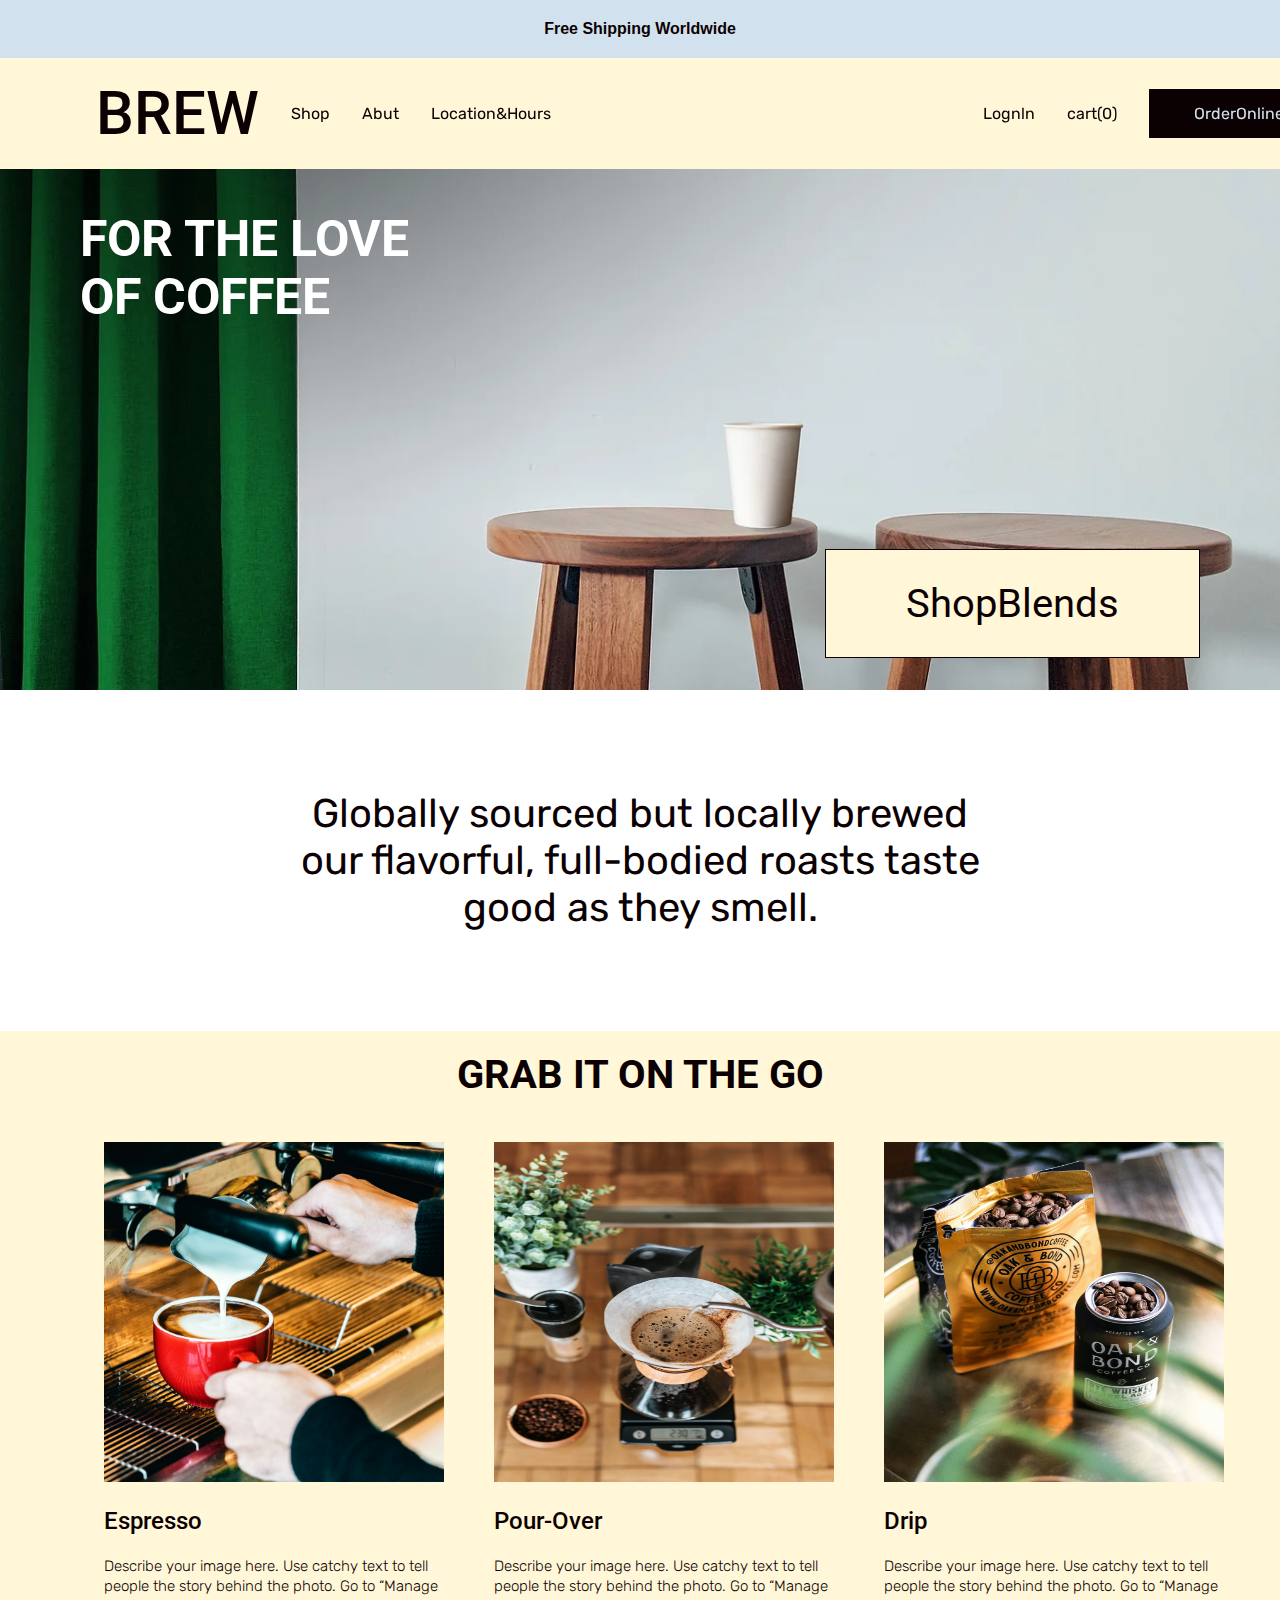
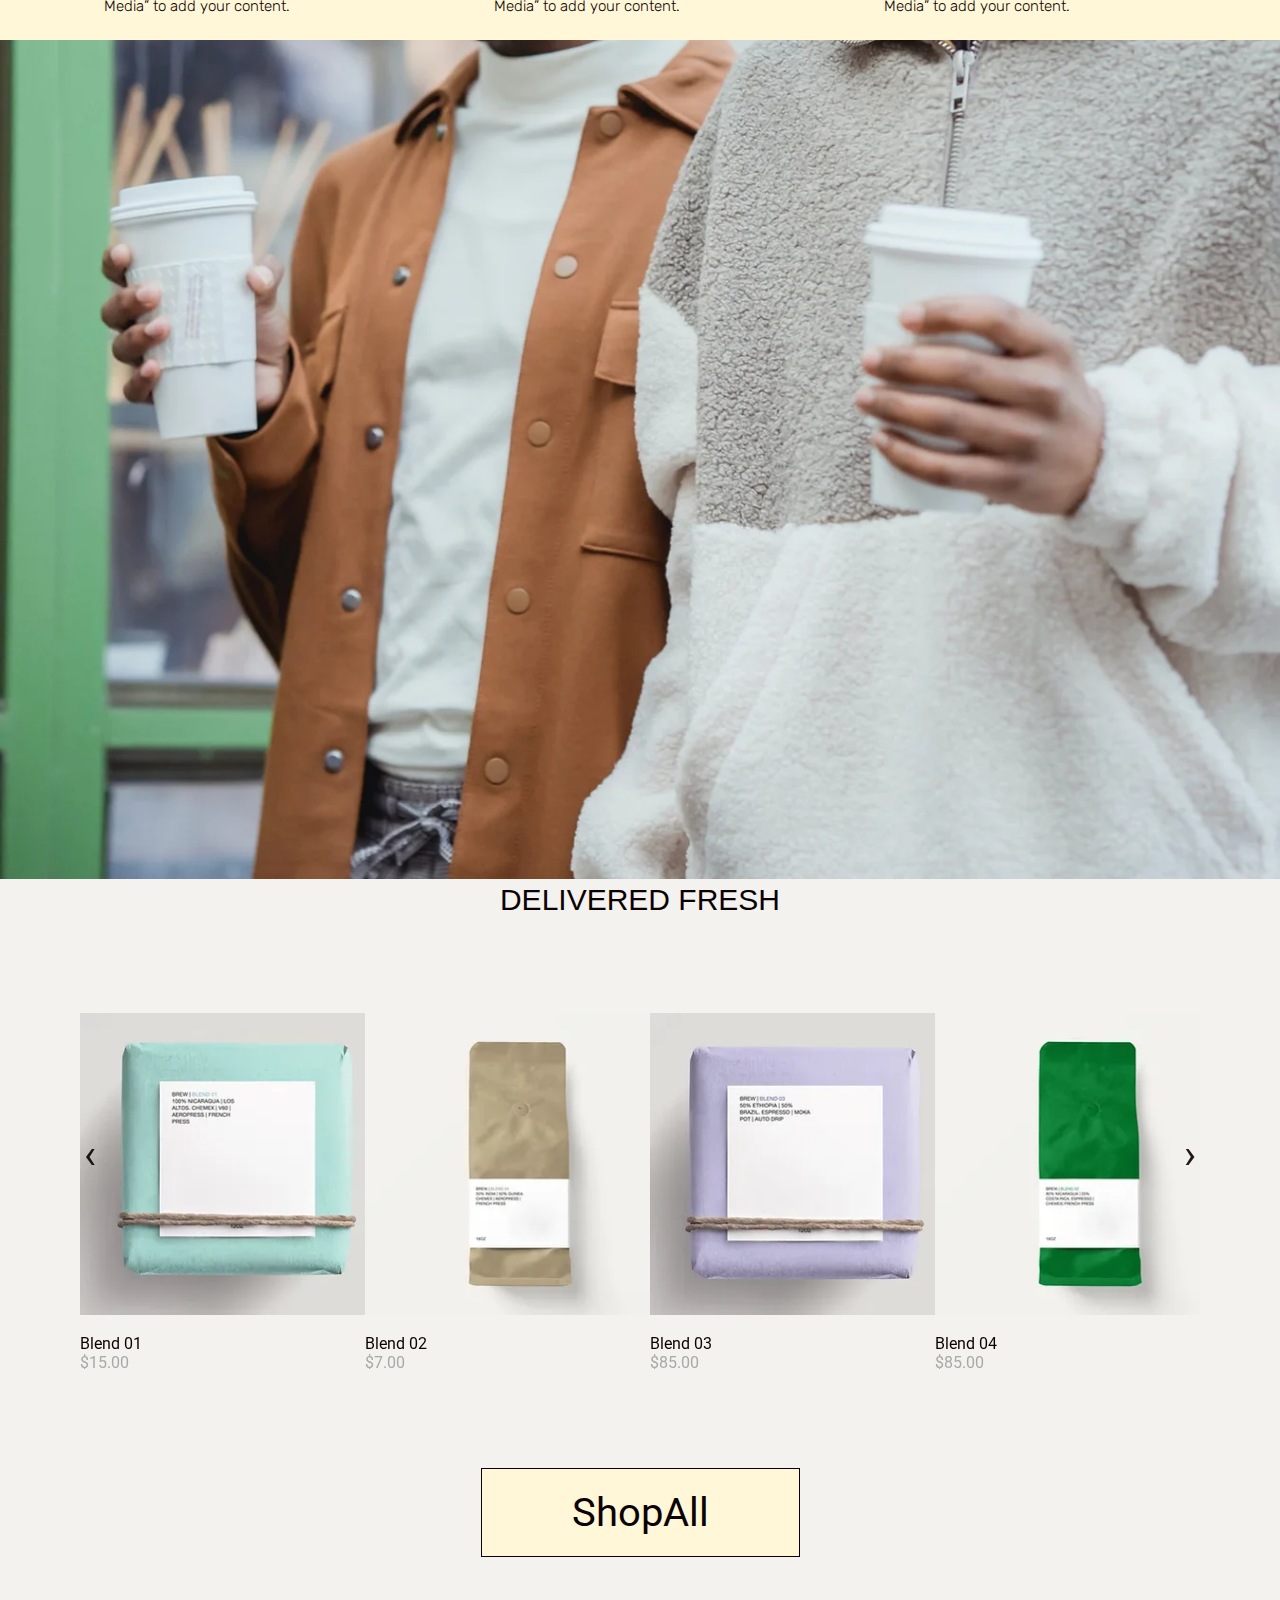
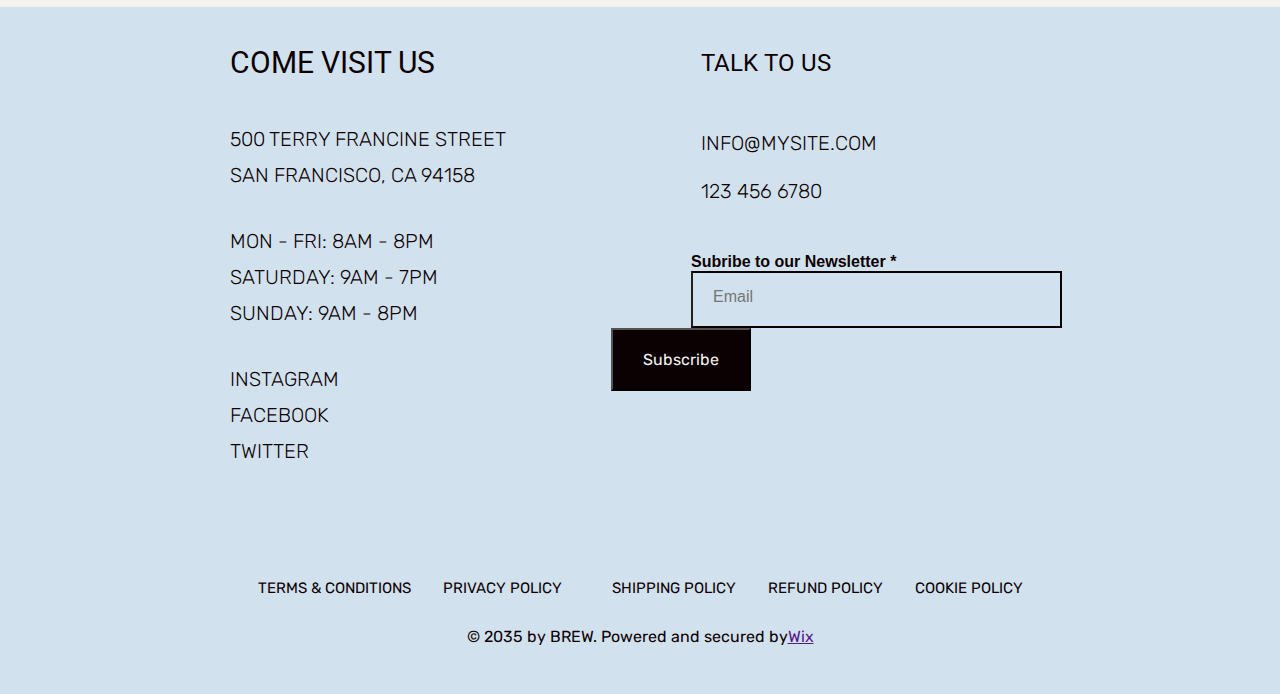
<file: index.html>
<!DOCTYPE html>
<html lang="en">

<head>
    <meta charset="UTF-8">
    <title>Shop Coffee</title>
    <link rel="stylesheet" href="c ss/stayle.css">
    <meta name="viewport" content="width=device-width, initial-scale=1.0">
    <link rel="stylesheet" href="c ss/owl.carousel.min.css">
    <link rel="stylesheet" href="c ss/owl.theme.default.min.css">
    <link rel="stylesheet" href="https://fonts.googleapis.com/css?family=Rubik">
    <link rel="stylesheet" href="https://fonts.googleapis.com/css?family=Roboto">
    <link rel="stylesheet" href="https://fonts.googleapis.com/css?family=Lilita One">
    <link rel="stylesheet" href="https:/unpkg.com/boxicons@latest/css/boxicons.min.css">

</head>
<body>
    <section class="data">
    <div class="flex">
        <h1 class="Free">Free Shipping Worldwide</h1>
    </div>
    </section>
    <section class="elheader">
    <header>
        <div class="logo">
                   <a href="index.html"><h6>BREW</h6></a>
                 </div>
                 <div class="header-r">
            <nav>
                <ul>
                    <li class="x"><a href="shop.html">Shop</a></li>
                    <li class="x"><a href="abut.html">Abut</a></li>
                    <li class="x"><a href="#LocationHours">Location&Hours</a></li>
                </ul>
            </nav>
                    <div class="header-action">
                        <nav>
                        <ul>
                            <li class="x"><a href="logn.html">Lognln</a></li>
                            <li class="x"><a href="cart(0)">cart(0)</a></li>
                            <div class="OrderOnline">
                            <li class="x"><a href="#" class="order">OrderOnline</a></li>
                </ul>
            </nav>
                    </div>
            <div class="responsive-menu">
                <div class="cart">
                <li class="cart"><a href="cart(0)">Cat(0)</a></li>
                </div>
                <div class="re">
                <a href="#" class="openmenu"><img src="imges/responsive-menu.svg"
                 alt="mobile menu icon"></a>
                </div>
            </div>
            
                <ul class="sidebar">
                    <li class="close"><a href="#" class="closemenu"><img src="imges/close.svg" alt=""></a></li>
                    <li class="x"><a href="shop.html">Shop</a></li>
                    <li class="x"><a href="abut.html">Abut</a></li>
                    <li class="x"><a href="#footer">Location&Hours</a></li>

                        <ul class="hlf">
                            <li class="x"><a href="logn.html">Lognln</a></li>
                            <li class="order"><a href="#" class="order">OrderOnline</a></li>
                </ul>
        </div>
     </header>
  </section>

      <!-- Hero Section Start -->
            <section class="hero">
                <div class="maxwidth">
                <div class="hero-l">
                <h4>FOR THE LOVE </h4>
                    <h4>OF COFFEE</h4>
                    </div>
                    <div class= shopblend>
                        <a class="shopblends" href="#">ShopBlends</a>
                        </div>
                </div>
            </section>
        <div class="mo">
            <p>Globally sourced but locally brewed <br>
                our flavorful, full-bodied roasts taste <br>
                 good as they smell.</p>
        </div>
    <!-- Grab Section Start -->
 <section class="grab">
    <div class="maxwidth">
        <h1>GRAB IT ON THE GO</h1>
        <ul class="ca owl-carousell" id="ca">
            <li class="kcards">
                <img src="imges/sebastian-coman-photography-_dMHv6bNi5A-unsplash.jpg"></a>
                    <h3>Espresso</h3>
                    <p> Describe your image here. Use catchy text to tell people the story behind the photo.
                        Go to “Manage Media” to add your content.</p>
            </li>
            <li class="kcards">
                <img src="imges/najib-kalil-ys0rBJK-k6Q-unsplash.jpg"></a>
                    <h3>Pour-Over</h3>
                    <p> Describe your image here. Use catchy text to tell people the story behind the photo.
                        Go to “Manage Media” to add your content.</p>
            </li>
            <li class="kcards">
                <img src="imges/oak-bond-coffee-co-DRJmnoxSEZw-unsplash.jpg"></a>
                    <h3>Drip</h3>
                    <p> Describe your image here. Use catchy text to tell people the story behind the photo.
                        Go to “Manage Media” to add your content.</p>
            </li>
        </ul>
    </div>
</section>
    <div class="zo">
        <img src="imges/c837a6_6d76103ea529451fbe00ee270c1f59ea~mv2.webp" alt="photo">
        <div class="flex maxwidth">
            <h2>DELIVERED FRESH</h2>
            </div>
    </div>

    <section class="our-menu">
        <div class="maxwidth">
            <ul class="cards owl-carousel" id="cards">
                <li class="card"><a href="Blend 01.html"><img src="imges/84770f_1cea87595f6c4d37899d07370562089c~mv2.webp"><br>Blend 01 <br> <samp class="ww">$15.00</samp></a></li>
                <li class="card"><a href="Blend 02.html"><img src="imges/c837a6_a846015cd32f428992ec894a73906341~mv2.webp"><br>Blend 02 <br> <samp class="ww">$7.00</samp></a></li>
                <li class="card"><a href="Blend 03.html"><img src="imges/84770f_c97947e9a07e4991bc824fe6510f9376~mv2.webp"><br>Blend 03 <br> <samp class="ww">$85.00</samp></a></li>
                <li class="card"><a href="Blend 04.html"><img src="imges/c837a6_1e65da23334f4eb8bafd875a483ef48e~mv2.webp"><br>Blend 04 <br> <samp class="ww">$85.00</samp></a></li>
                <li class="card"><a href="Blend 05.html"><img src="imges/84770f_141e2ec6209840449c122d2f447d433c~mv2.webp"><br>Blend 05 <br> <samp class="ww">$85.00</samp></a></li>
                <li class="card"><a href="Blend 06.html"><img src="imges/c837a6_601e0903e6724acfb1f2826549e1ac53~mv2.webp"><br>Blend 06 <br> <samp class="ww">$85.00</samp></a></li>
            </ul>
        </div>
    </section>
    <div class="y">
        <a href="#" class="shopAll">ShopAll</a>
        </div>


 <!-- Footer Section Start -->
 <section class="footer">
    <footer class="maxwidth">
        <div class="footer-l">
                <h4>COME VISIT US</h4>
                <ul class="com">
                    
                    <li>500 TERRY FRANCINE STREET</li>
                    <li>SAN FRANCISCO, CA 94158</li>
                </ul>

                <ul class="mon">
                    <li>MON - FRI: 8AM - 8PM</li>
                    <li> ​​SATURDAY: 9AM - 7PM</li>
                    <li> ​SUNDAY: 9AM - 8PM</li>
                </ul>

                <ul class="media">
                    <li><a href="https://www.instagram.com/wix">INSTAGRAM</a></li>
                    <li><a href="https://www.facebook.com/wix">FACEBOOK</a></li>
                    <li><a href="https://www.twitter.com/wix">TWITTER</a></li>
                </ul>
            </div>
        
        </div>
        <div class="footer-r">
            <h4>TALK TO US</h4>
            <ul class="inf">
                <li><a href="mailto:INFO@MYSITE.COM">INFO@MYSITE.COM</a></li>
                <li>123 456 6780</li>
            </ul>

            <h6>Subribe to our Newsletter *</h6>
            <input type="email" placeholder="Email">
        <input type="submit" value="Subscribe" name="mail">
        </div>
    </footer>
    <section class="terms">
        <div class="i">
            <ul class="policy-l">
                <li>TERMS & CONDITIONS</li>
                <li>PRIVACY POLICY</li>
            </ul>
            <ul class="policy-r">
                <li>SHIPPING POLICY</li>
                <li>REFUND POLICY</li>
                <li>COOKIE POLICY</li>
            </ul>
        </div>
</section>

<div class="i"><p class="flex">© 2035 by BREW. Powered and secured by <a href=""><u>Wix</u></a></p></div>
    
</div>
</body>
<script src="jquery/jquery-3.7.1.min.js"></script>
<script src="js/owl.carousel.min.js"></script>
<script src="./js/opn.js"></script>
</html>
</file>
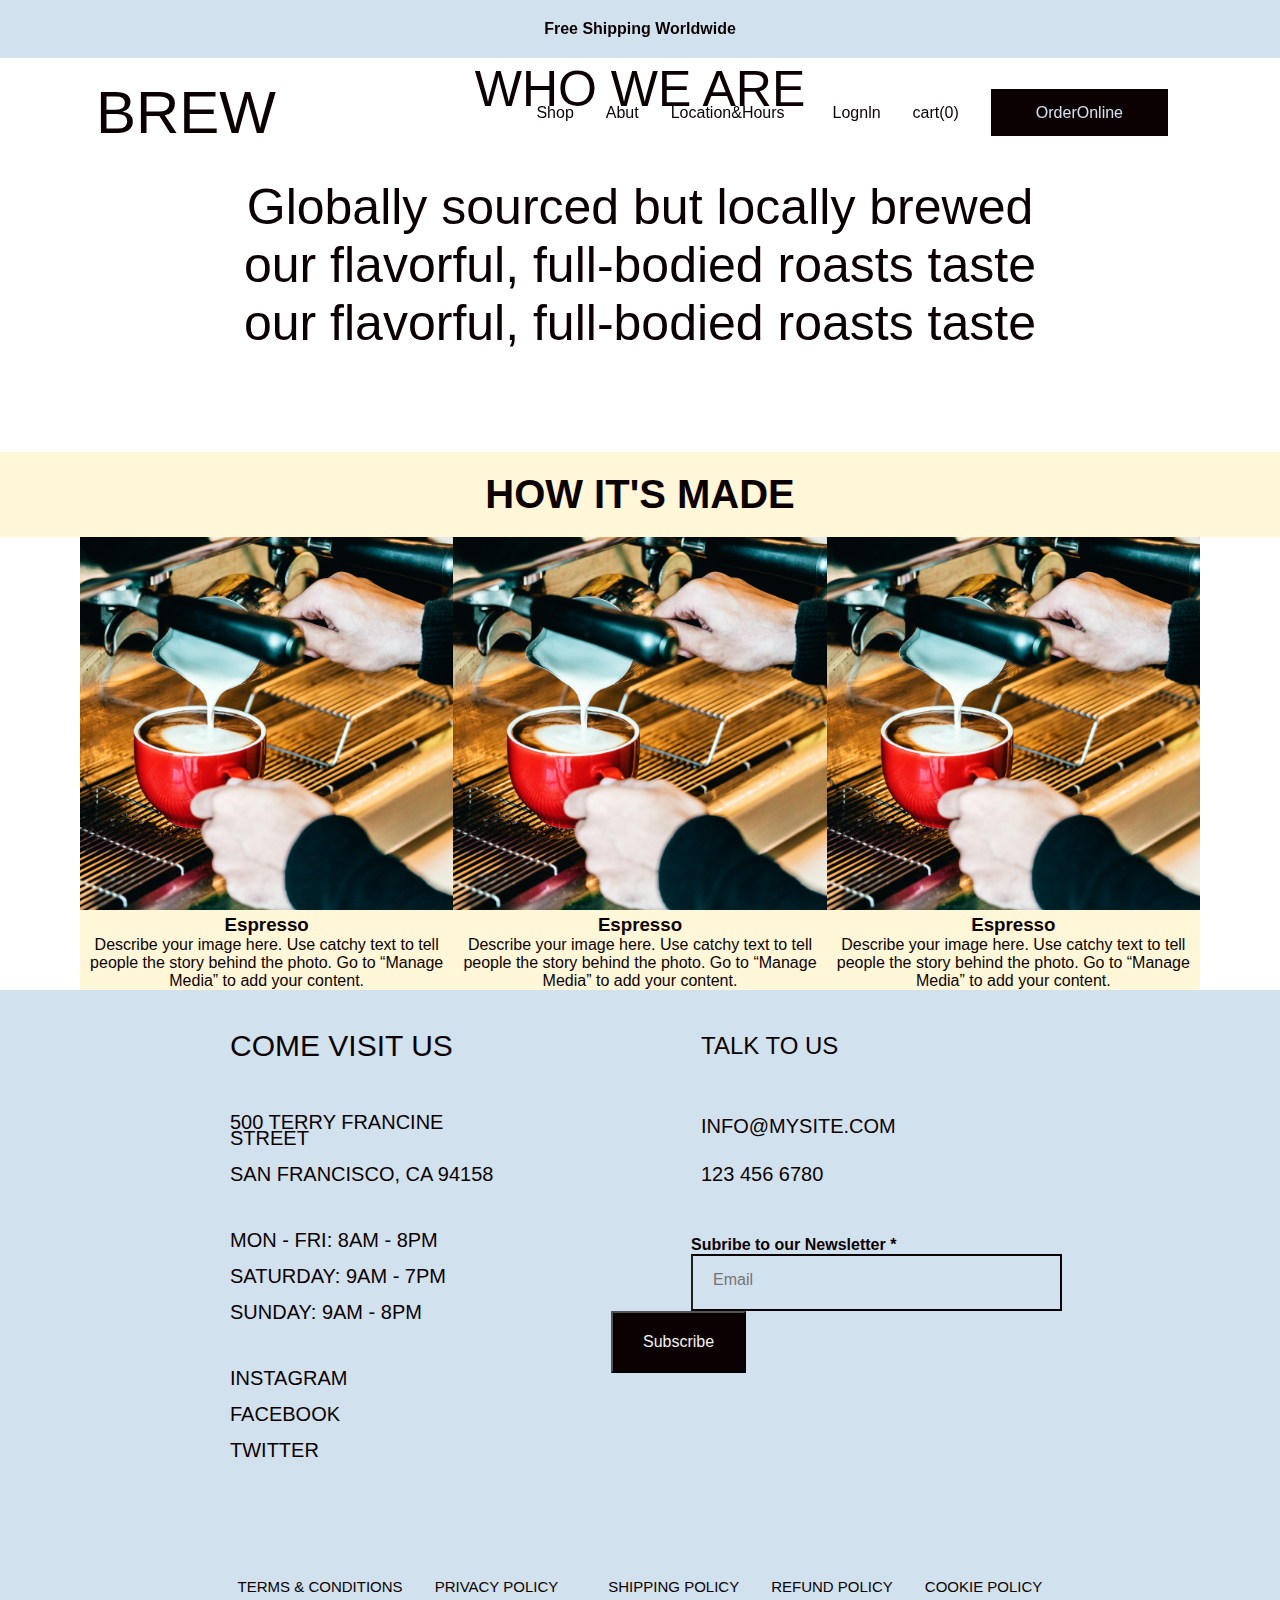
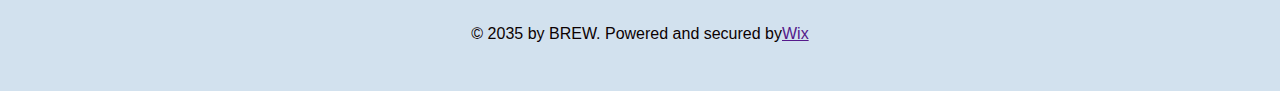
<file: abut.html>
<!DOCTYPE html>
<html lang="en">
<head>
    <meta charset="UTF-8">
    <meta name="viewport" content="width=device-width, initial-scale=1.0">
    <link rel="stylesheet" href="c ss/stayle.css">
    <title>Abut</title>
</head>
<body>
    <section class="data">
        <div class="flex">
            <h1 class="Free">Free Shipping Worldwide</h1>
        </div>
        <header class="flex valingn_center">
            <div class="logo">
                       <a href="index.html"><h6>BREW</h6></a>
                     </div>
                <nav>
                    <ul class="flex">
                        <li><a href="shop.html">Shop</a></li>
                        <li><a href="abut.html">Abut</a></li>
                        <li><a href="index.html">Location&Hours</a></li>
    
                            <ul class="hlf">
                                <li><a href="logn.html">Lognln</a></li>
                                <li><a href="cart(0)">cart(0)</a></li>
                                <div class="OrderOnline">
                                <a href="#" class="order">OrderOnline</a>
                    </ul>
                </nav>
                     </div>
            </div>
        </section>
        





    
    <div class="m">
        <div class="v">
            <h1>WHO WE ARE</h1>
        </div>
        <h1>Globally sourced but locally brewed<br>
            our flavorful, full-bodied roasts taste<br>
            our flavorful, full-bodied roasts taste<br>
            </h1>
    </div>
    <div class="grab">
        <h1>HOW IT'S MADE</h1>
    </div>
    <div class="cardscontainer maxwidth flex">
       <div class="grab quarter"> 
        <a href=""><img src="imges/sebastian-coman-photography-_dMHv6bNi5A-unsplash.jpg" alt=""></a>
        <h3>Espresso</h3>
        <p>Describe your image here. Use catchy text to tell people the story behind the photo.
            Go to “Manage Media” to add your content.</p>
       </div>
       <div class="grab quarter"> 
        <a href=""><img src="imges/sebastian-coman-photography-_dMHv6bNi5A-unsplash.jpg" alt=""></a>
        <h3>Espresso</h3>
        <p>Describe your image here. Use catchy text to tell people the story behind the photo.
            Go to “Manage Media” to add your content.</p>
       </div>
       <div class="grab quarter"> 
        <a href=""><img src="imges/sebastian-coman-photography-_dMHv6bNi5A-unsplash.jpg" alt=""></a>
        <h3>Espresso</h3>
        <p>Describe your image here. Use catchy text to tell people the story behind the photo.
            Go to “Manage Media” to add your content.</p>
       </div>
       
    </div>




<!-- Footer Section Start -->
<section class="footer">
    <footer class="maxwidth">
        <div class="footer-l">
                <h4>COME VISIT US</h4>
                <ul class="com">
                    
                    <li>500 TERRY FRANCINE STREET</li>
                    <li>SAN FRANCISCO, CA 94158</li>
                </ul>

                <ul class="mon">
                    <li>MON - FRI: 8AM - 8PM</li>
                    <li> ​​SATURDAY: 9AM - 7PM</li>
                    <li> ​SUNDAY: 9AM - 8PM</li>
                </ul>

                <ul class="media">
                    <li><a href="https://www.instagram.com/wix">INSTAGRAM</a></li>
                    <li><a href="https://www.facebook.com/wix">FACEBOOK</a></li>
                    <li><a href="https://www.twitter.com/wix">TWITTER</a></li>
                </ul>
            </div>
        
        </div>
        <div class="footer-r">
            <h4>TALK TO US</h4>
            <ul class="inf">
                <li><a href="mailto:INFO@MYSITE.COM">INFO@MYSITE.COM</a></li>
                <li>123 456 6780</li>
            </ul>

            <h6>Subribe to our Newsletter *</h6>
            <input type="email" placeholder="Email">
        <input type="submit" value="Subscribe" name="mail">
        </div>
    </footer>
    <section class="terms">
        <div class="i">
            <ul class="policy-l">
                <li>TERMS & CONDITIONS</li>
                <li>PRIVACY POLICY</li>
            </ul>
            <ul class="policy-r">
                <li>SHIPPING POLICY</li>
                <li>REFUND POLICY</li>
                <li>COOKIE POLICY</li>
            </ul>
        </div>
</section>

<div class="i"><p class="flex">© 2035 by BREW. Powered and secured by <a href=""><u>Wix</u></a></p></div>
    
</div>
</body>
</html>
</file>
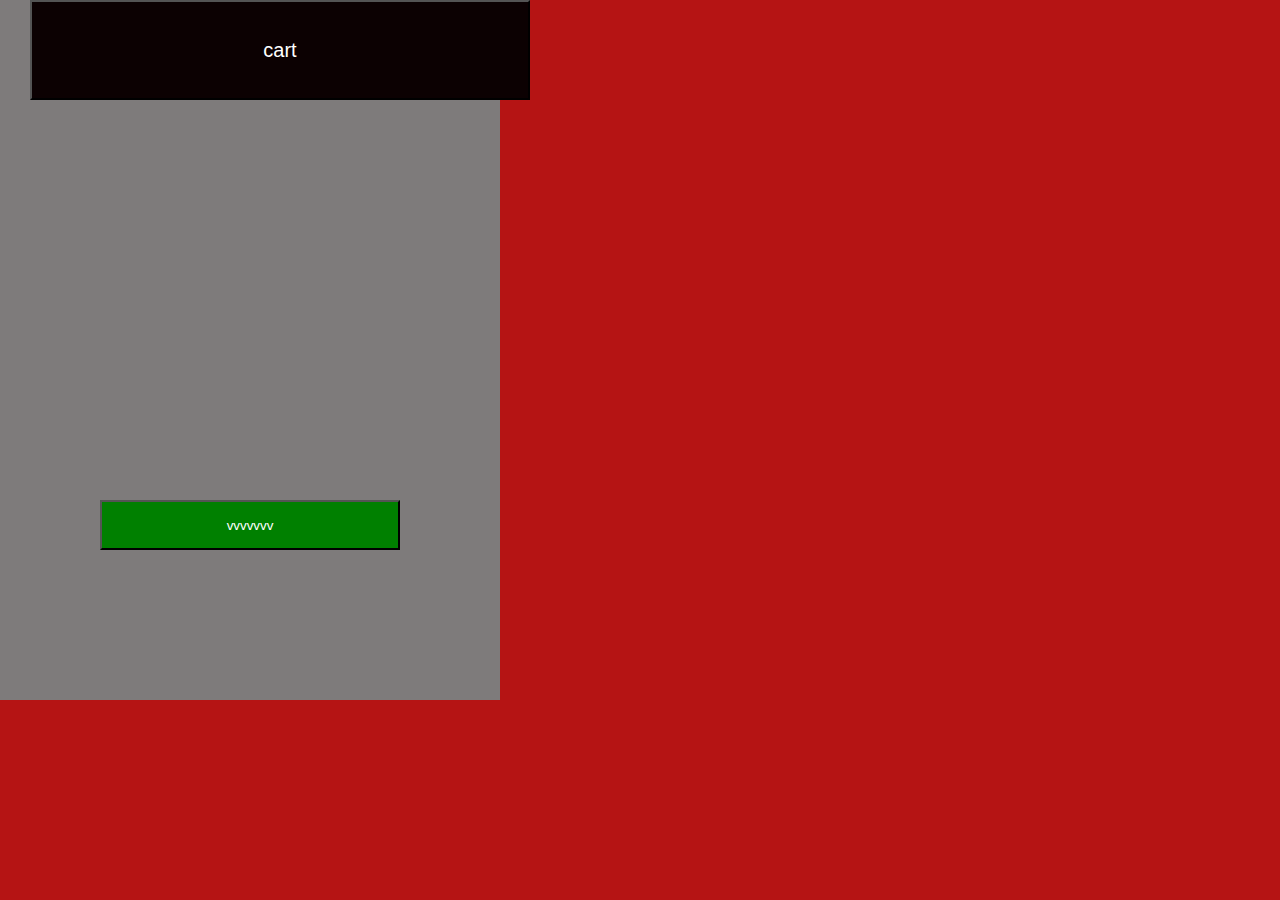
<file: b.html>
<!DOCTYPE html>
<html lang="en">
<head>
    <meta charset="UTF-8">
    <meta name="viewport" content="width=device-width, initial-scale=1.0">
    <title>Document</title>
    <link rel="stylesheet" href="c ss/stayle.css">
</head>
<body class="order">
    <div class="ggg">
        <div class="cart">
            <button>cart</button>
        </div>
        <div class="vi">
            <button>vvvvvvv</button>
        </div>
    </div>
</body>
</html>
</file>
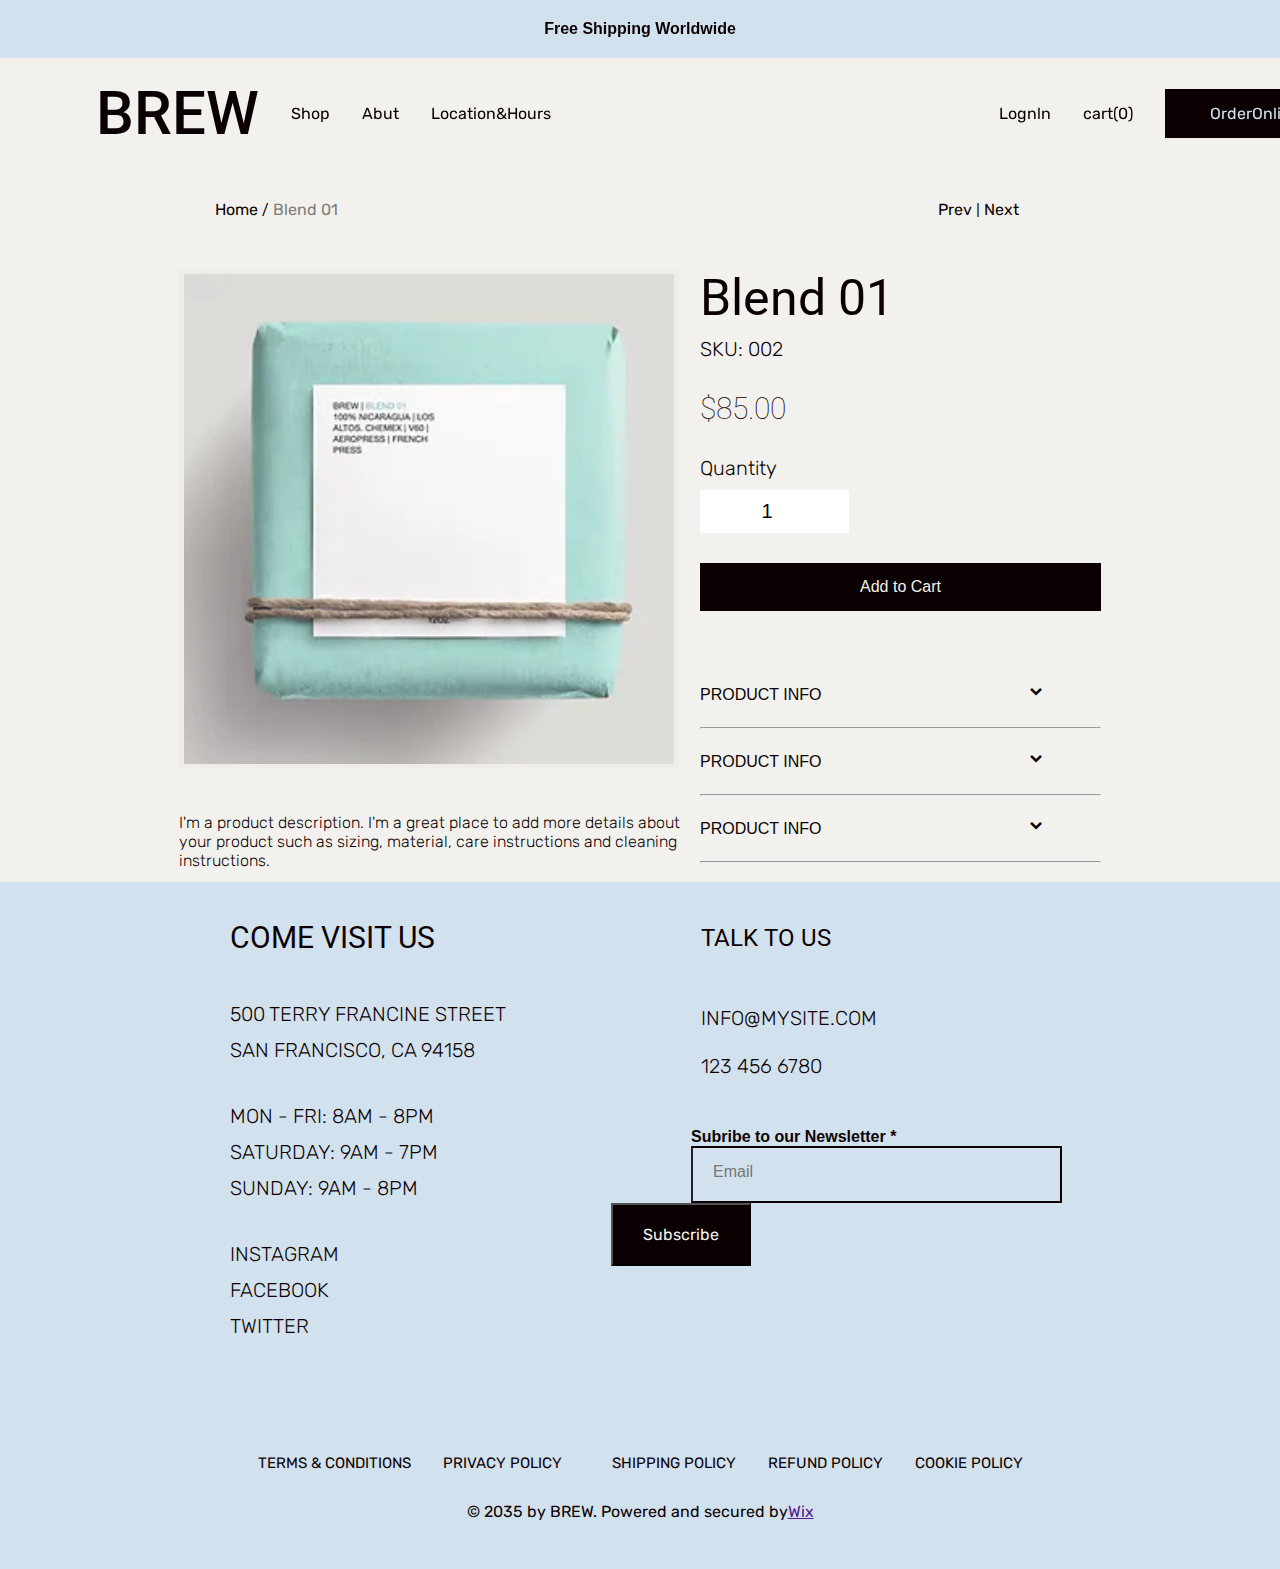
<file: Blend 01.html>
<!DOCTYPE html>
<html lang="en">
<head>
    <meta charset="UTF-8">
    <meta name="viewport" content="width=device-width, initial-scale=1.0">
    <title>Blend 01</title>
    <link rel="stylesheet" href="c ss/stayle.css">
    <link rel="stylesheet" href="c ss/owl.carousel.min.css">
    <link rel="stylesheet" href="c ss/owl.theme.default.min.css">
    <link rel="stylesheet" href="https://fonts.googleapis.com/css?family=Rubik">
    <link rel="stylesheet" href="https://fonts.googleapis.com/css?family=Roboto">
    <link rel="stylesheet" href="https://fonts.googleapis.com/css?family=Lilita One">
    <link rel="stylesheet" href="https:/unpkg.com/boxicons@latest/css/boxicons.min.css">
</head>
<body class="Blend01">
  <section class="data">
    <div class="flex">
        <h1 class="Free">Free Shipping Worldwide</h1>
    </div>
    <header>
        <div class="logo">
                   <a href="index.html"><h6>BREW</h6></a>
                 </div>
                 <div class="header-r">
            <nav>
                <ul class="flex">
                    <li class="x"><a href="shop.html">Shop</a></li>
                    <li class="x"><a href="abut.html">Abut</a></li>
                    <li class="x"><a href="#LocationHours">Location&Hours</a></li>
                    <div class="header-action">
                        <ul>
                            <li class="x"><a href="logn.html">Lognln</a></li>
                            <li class="x"><a href="cart(0)">cart(0)</a></li>
                            <div class="OrderOnline">
                            <li class="x"><a href="#" class="order">OrderOnline</a></li>
                </ul>
                    </div>
            </nav>
            <div class="responsive-menu">
                <div class="cart">
                <li class="cart"><a href="cart(0)">Cat(0)</a></li>
                </div>
                <div class="re">
                <a href="#" class="openmenu"><img src="imges/responsive-menu.svg"
                 alt="mobile menu icon"></a>
                </div>
            </div>
            
                <ul class="sidebar">
                    <li class="close"><a href="#" class="closemenu"><img src="imges/close.svg" alt=""></a></li>
                    <li class="x"><a href="shop.html">Shop</a></li>
                    <li class="x"><a href="abut.html">Abut</a></li>
                    <li class="x"><a href="#footer">Location&Hours</a></li>

                        <ul class="hlf">
                            <li class="x"><a href="logn.html">Lognln</a></li>
                            <div class="OrderOnline">
                            <li class="x"><a href="#" class="order">OrderOnline</a></li>
                </ul>
        </div>
     </header>
  </section>

  
    <section>
  <div class="maxwidth">
      <div class="opo">
        <div class="lj">
      <a class="nn" href="index.html">Home</a> / <a class="bi"> Blend 01</a>
        </div>
      <div class="nl">
      <a href="Blend 01.html">Prev</a>  |  <a href="Blend 02.html"> Next</a>
    </div>
      </div>
  </div>
      <div class="kl">
            <div class="uy">
            <img src="imges/84770f_1cea87595f6c4d37899d07370562089c~mv2.webp" alt="">
            <p>I'm a product description. I'm a great place to add more details about</p>
            <p>your product such as sizing, material, care instructions and cleaning</p>
            <p>instructions.</p>
            </div>
            <div class="jog">
                <h1>Blend 01</h1>
                <p>SKU: 002</p>
                <h3>$85.00</h3>
                <p class="pm">Quantity</p>
                <input type="number" pattern="[0-9]*" value="1" min="1" id="input">
                <div class="poo">
                <button onclick="setInterValue()" >Add to Cart</button>
                </div>
                <div class="accordion" id="accordionPanelsStayOpenExample">
                  <div class="accordion-item">
                    
                    <div id="panelsStayOpen-collapseOne" class="accordion-collapsecollapseshow" aria-activedescendant="heading-1">
                      <div class="accordion-body">
                        <details>
                          <summary> PRODUCT INFO 
                           <i class='bx bxs-chevron-down bx-tada'></i>
                          </summary>
                        <P>I'm a product detail. I'm a great place to add more</P>
                        <P>information about your product such as sizing,</P>
                        <P>material, care and cleaning instructions. This is</P>
                        <P>also a great space to write what makes this</P>
                        <P>product special and how your customers can</P>
                        <P>benefit from this item. Buyers like to know what</P>
                        <P>they’re getting before they purchase, so give them</P>
                        <P>as much information as possible so they can buy </P>
                        <P>with confidence and certainty.</P>
                        </details>
                      </div>
                    </div>
                  </div><hr> <br>
                <div class="accordion" id="accordionPanelsStayOpenExample">
                  <div class="accordion-item">
                  
                    <div id="panelsStayOpen-collapseOne" class="accordion-collapsecollapseshow" aria-activedescendant="heading-1">
                      <div class="accordion-body">
                        <details>
                          <summary>PRODUCT INFO
                           <i class='bx bxs-chevron-down bx-tada' ></i>
                          </summary>
                        <P>I’m a Return and Refund policy. I’m a great place</P>
                        <P>to let your customers know what to do in case</P>
                        <P>they are dissatisfied with their purchase. Having a</P>
                        <P>straightforward refund or exchange policy is a</P>
                        <P>great way to build trust and reassure your</P>
                        <P>customers that they can buy with confidence.</P>
                        </details>
                      </div>
                    </div>
                  </div><hr> <br>
                <div class="accordion" id="accordionPanelsStayOpenExample">
                  <div class="accordion-item">
                    
                    <div id="panelsStayOpen-collapseOne" class="accordion-collapsecollapseshow" aria-activedescendant="heading-1">
                      <div class="accordion-body">
                        <details class="kou">
                          <summary>PRODUCT INFO
                            <i class='bx bxs-chevron-down bx-tada' ></i>
                          </summary>
                        <P>I'm a shipping policy. I'm a great place to add</P>
                        <P>more information about your shipping methods, </P>
                        <P>packaging and cost. Providing straightforward</P>
                        <P>information about your shipping policy is a great</P>
                        <P>way to build trust and reassure your customers</P>
                        <P>that they can buy from you with confidence.</P>
                        </details>
                      </div>
                    </div>
                  </div><hr> <br>              
        </div>
     </div>
    </section>

<!-- Footer Section Start -->
<section class="footer">
  <footer class="maxwidth">
      <div class="footer-l">
              <h4>COME VISIT US</h4>
              <ul class="com">
                  
                  <li>500 TERRY FRANCINE STREET</li>
                  <li>SAN FRANCISCO, CA 94158</li>
              </ul>

              <ul class="mon">
                  <li>MON - FRI: 8AM - 8PM</li>
                  <li> ​​SATURDAY: 9AM - 7PM</li>
                  <li> ​SUNDAY: 9AM - 8PM</li>
              </ul>

              <ul class="media">
                  <li><a href="https://www.instagram.com/wix">INSTAGRAM</a></li>
                  <li><a href="https://www.facebook.com/wix">FACEBOOK</a></li>
                  <li><a href="https://www.twitter.com/wix">TWITTER</a></li>
              </ul>
          </div>
      
      </div>
      <div class="footer-r">
          <h4>TALK TO US</h4>
          <ul class="inf">
              <li><a href="mailto:INFO@MYSITE.COM">INFO@MYSITE.COM</a></li>
              <li>123 456 6780</li>
          </ul>

          <h6>Subribe to our Newsletter *</h6>
          <input type="email" placeholder="Email">
      <input type="submit" value="Subscribe" name="mail">
      </div>
  </footer>
  <section class="terms">
      <div class="i">
          <ul class="policy-l">
              <li>TERMS & CONDITIONS</li>
              <li>PRIVACY POLICY</li>
          </ul>
          <ul class="policy-r">
              <li>SHIPPING POLICY</li>
              <li>REFUND POLICY</li>
              <li>COOKIE POLICY</li>
          </ul>
      </div>
</section>

<div class="i"><p class="flex">© 2035 by BREW. Powered and secured by <a href=""><u>Wix</u></a></p></div>
  
</div>
  </section>
</body>
<script src="jquery/jquery-3.7.1.min.js"></script>
<script src="js/owl.carousel.min.js"></script>
<script src="./js/opn.js"></script>
</html>
</file>
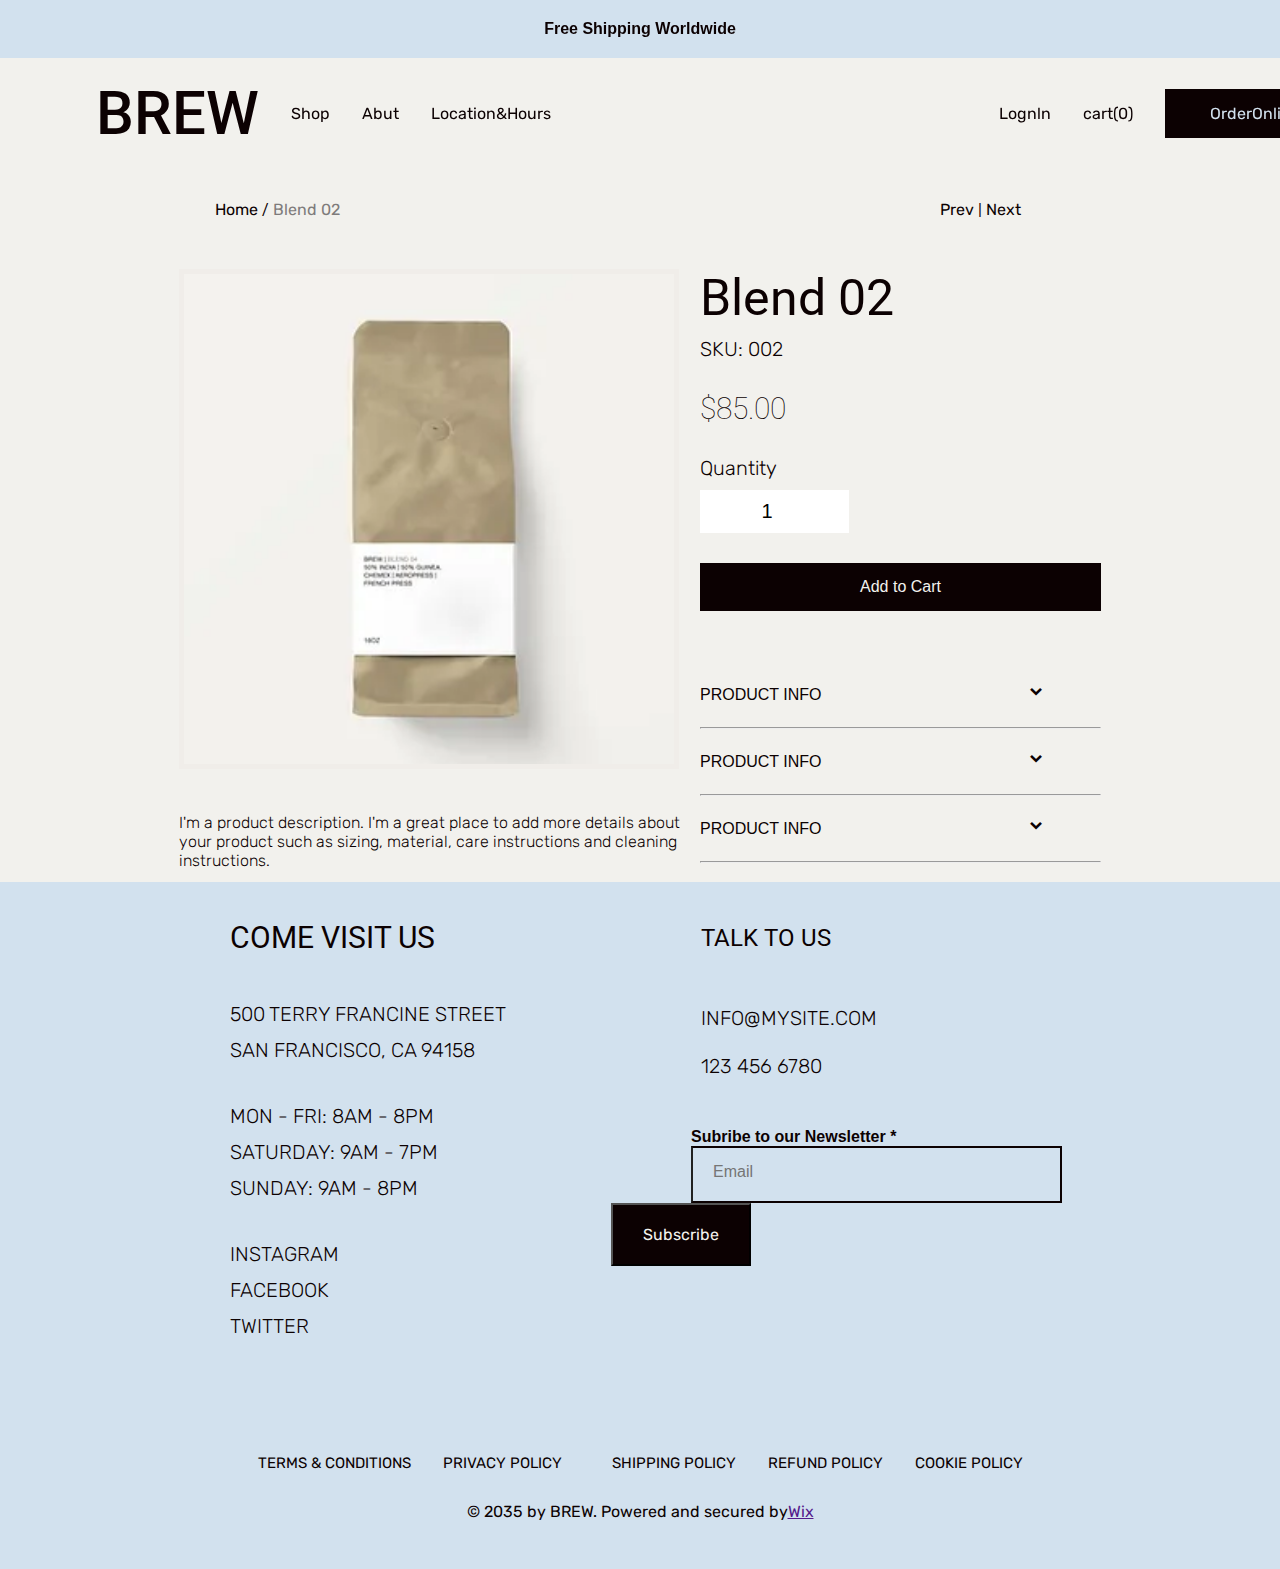
<file: Blend 02.html>
<!DOCTYPE html>
<html lang="en">
<head>
    <meta charset="UTF-8">
    <meta name="viewport" content="width=device-width, initial-scale=1.0">
    <title>Blend 02</title>
    <link rel="stylesheet" href="c ss/stayle.css">
    <link rel="stylesheet" href="c ss/owl.carousel.min.css">
    <link rel="stylesheet" href="c ss/owl.theme.default.min.css">
    <link rel="stylesheet" href="https://fonts.googleapis.com/css?family=Rubik">
    <link rel="stylesheet" href="https://fonts.googleapis.com/css?family=Roboto">
    <link rel="stylesheet" href="https://fonts.googleapis.com/css?family=Lilita One">
    <link rel="stylesheet" href="https:/unpkg.com/boxicons@latest/css/boxicons.min.css">
</head>
<body class="Blend02">
  <section class="data">
    <div class="flex">
        <h1 class="Free">Free Shipping Worldwide</h1>
    </div>
    <header>
        <div class="logo">
                   <a href="index.html"><h6>BREW</h6></a>
                 </div>
                 <div class="header-r">
            <nav>
                <ul class="flex">
                    <li class="x"><a href="shop.html">Shop</a></li>
                    <li class="x"><a href="abut.html">Abut</a></li>
                    <li class="x"><a href="#LocationHours">Location&Hours</a></li>
                    <div class="header-action">
                        <ul>
                            <li class="x"><a href="logn.html">Lognln</a></li>
                            <li class="x"><a href="cart(0)">cart(0)</a></li>
                            <div class="OrderOnline">
                            <li class="x"><a href="#" class="order">OrderOnline</a></li>
                </ul>
                    </div>
            </nav>
            <div class="responsive-menu">
                <div class="cart">
                <li class="cart"><a href="cart(0)">Cat(0)</a></li>
                </div>
                <div class="re">
                <a href="#" class="openmenu"><img src="imges/responsive-menu.svg"
                 alt="mobile menu icon"></a>
                </div>
            </div>
            
                <ul class="sidebar">
                    <li class="close"><a href="#" class="closemenu"><img src="imges/close.svg" alt=""></a></li>
                    <li class="x"><a href="shop.html">Shop</a></li>
                    <li class="x"><a href="abut.html">Abut</a></li>
                    <li class="x"><a href="#footer">Location&Hours</a></li>

                        <ul class="hlf">
                            <li class="x"><a href="logn.html">Lognln</a></li>
                            <div class="OrderOnline">
                            <li class="x"><a href="#" class="order">OrderOnline</a></li>
                </ul>
        </div>
     </header>
  </section>

  
    <section>
  <div class="maxwidth">
      <div class="opo">
        <div class="lj">
      <a class="nn" href="index.html">Home</a> / <a class="bi"> Blend 02</a>
        </div>
      <div class="nl">
      <a href="Blend 01.html">Prev</a>  |  <a href="Blend 03.html"> Next</a>
      </div>
      </div>
  </div>
      <div class="kl">
            <div class="uy">
            <img src="imges/c837a6_a846015cd32f428992ec894a73906341~mv2.webp" alt="">
            <p>I'm a product description. I'm a great place to add more details about</p>
            <p>your product such as sizing, material, care instructions and cleaning</p>
            <p>instructions.</p>
            </div>
            <div class="jog">
                <h1>Blend 02</h1>
                <p>SKU: 002</p>
                <h3>$85.00</h3>
                <p class="pm">Quantity</p>
                <input type="number" pattern="[0-9]*" value="1" min="1" id="input">
                <div class="poo">
                <button onclick="setInterValue()" >Add to Cart</button>
                </div>
                <div class="accordion" id="accordionPanelsStayOpenExample">
                  <div class="accordion-item">
                    
                    <div id="panelsStayOpen-collapseOne" class="accordion-collapsecollapseshow" aria-activedescendant="heading-1">
                      <div class="accordion-body">
                        <details>
                          <summary>PRODUCT INFO
                            <i class='bx bxs-chevron-down bx-tada' ></i>
                          </summary>
                        <P>I'm a product detail. I'm a great place to add more</P>
                        <P>information about your product such as sizing,</P>
                        <P>material, care and cleaning instructions. This is</P>
                        <P>also a great space to write what makes this</P>
                        <P>product special and how your customers can</P>
                        <P>benefit from this item. Buyers like to know what</P>
                        <P>they’re getting before they purchase, so give them</P>
                        <P>as much information as possible so they can buy </P>
                        <P>with confidence and certainty.</P>
                        </details>
                      </div>
                    </div>
                  </div><hr> <br>
                <div class="accordion" id="accordionPanelsStayOpenExample">
                  <div class="accordion-item">
                  
                    <div id="panelsStayOpen-collapseOne" class="accordion-collapsecollapseshow" aria-activedescendant="heading-1">
                      <div class="accordion-body">
                        <details>
                          <summary>PRODUCT INFO
                            <i class='bx bxs-chevron-down bx-tada' ></i>
                          </summary>
                        <P>I’m a Return and Refund policy. I’m a great place</P>
                        <P>to let your customers know what to do in case</P>
                        <P>they are dissatisfied with their purchase. Having a</P>
                        <P>straightforward refund or exchange policy is a</P>
                        <P>great way to build trust and reassure your</P>
                        <P>customers that they can buy with confidence.</P>
                        </details>
                      </div>
                    </div>
                  </div><hr> <br>
                <div class="accordion" id="accordionPanelsStayOpenExample">
                  <div class="accordion-item">
                    
                    <div id="panelsStayOpen-collapseOne" class="accordion-collapsecollapseshow" aria-activedescendant="heading-1">
                      <div class="accordion-body">
                        <details class="kou">
                          <summary>PRODUCT INFO
                            <i class='bx bxs-chevron-down bx-tada' ></i>
                          </summary>
                        <P>I'm a shipping policy. I'm a great place to add</P>
                        <P>more information about your shipping methods, </P>
                        <P>packaging and cost. Providing straightforward</P>
                        <P>information about your shipping policy is a great</P>
                        <P>way to build trust and reassure your customers</P>
                        <P>that they can buy from you with confidence.</P>
                        </details>
                      </div>
                    </div>
                  </div><hr> <br>
        </div>
     </div>
    </section>

<!-- Footer Section Start -->
<section class="footer">
  <footer class="maxwidth">
      <div class="footer-l">
              <h4>COME VISIT US</h4>
              <ul class="com">
                  
                  <li>500 TERRY FRANCINE STREET</li>
                  <li>SAN FRANCISCO, CA 94158</li>
              </ul>

              <ul class="mon">
                  <li>MON - FRI: 8AM - 8PM</li>
                  <li> ​​SATURDAY: 9AM - 7PM</li>
                  <li> ​SUNDAY: 9AM - 8PM</li>
              </ul>

              <ul class="media">
                  <li><a href="https://www.instagram.com/wix">INSTAGRAM</a></li>
                  <li><a href="https://www.facebook.com/wix">FACEBOOK</a></li>
                  <li><a href="https://www.twitter.com/wix">TWITTER</a></li>
              </ul>
          </div>
      
      </div>
      <div class="footer-r">
          <h4>TALK TO US</h4>
          <ul class="inf">
              <li><a href="mailto:INFO@MYSITE.COM">INFO@MYSITE.COM</a></li>
              <li>123 456 6780</li>
          </ul>

          <h6>Subribe to our Newsletter *</h6>
          <input type="email" placeholder="Email">
      <input type="submit" value="Subscribe" name="mail">
      </div>
  </footer>
  <section class="terms">
      <div class="i">
          <ul class="policy-l">
              <li>TERMS & CONDITIONS</li>
              <li>PRIVACY POLICY</li>
          </ul>
          <ul class="policy-r">
              <li>SHIPPING POLICY</li>
              <li>REFUND POLICY</li>
              <li>COOKIE POLICY</li>
          </ul>
      </div>
</section>

<div class="i"><p class="flex">© 2035 by BREW. Powered and secured by <a href=""><u>Wix</u></a></p></div>
  
</div>
</body>
<script src="jquery/jquery-3.7.1.min.js"></script>
<script src="js/owl.carousel.min.js"></script>
<script src="./js/opn.js"></script>
</html>
</file>
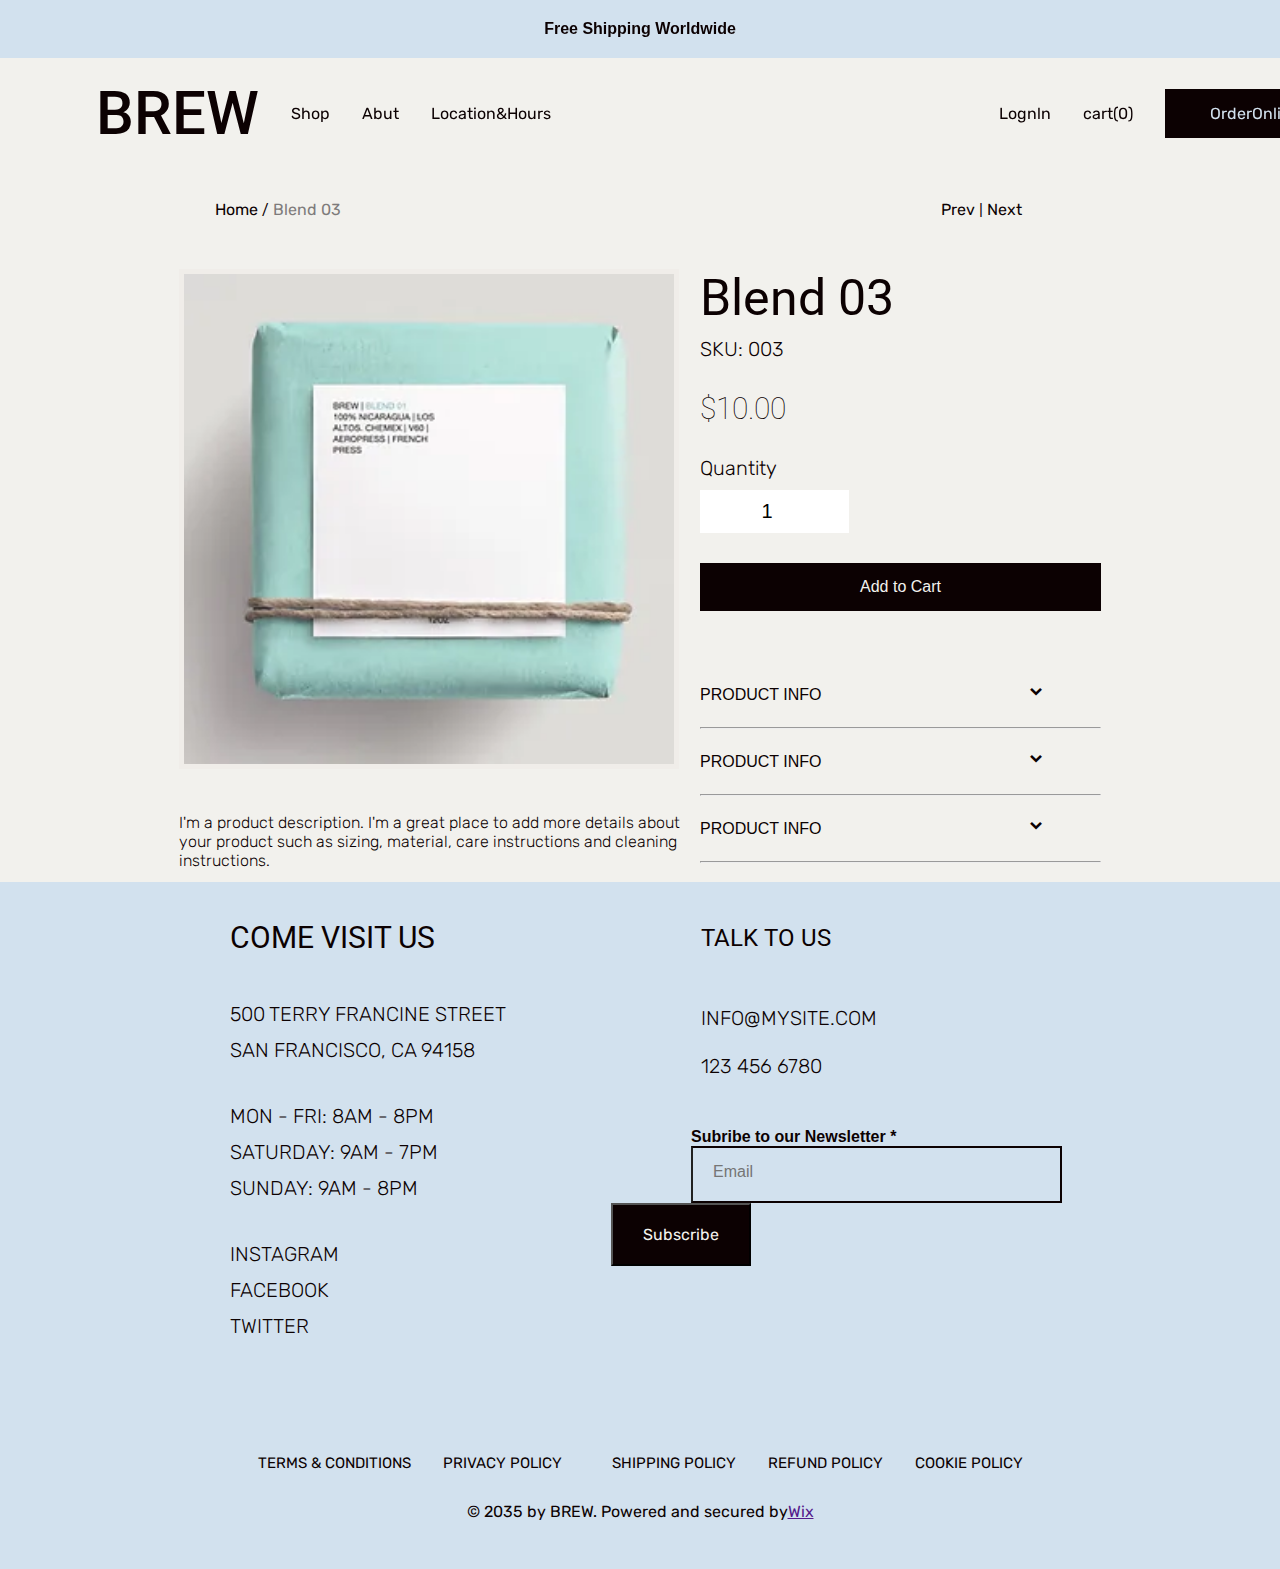
<file: Blend 03.html>
<!DOCTYPE html>
<html lang="en">
<head>
    <meta charset="UTF-8">
    <meta name="viewport" content="width=device-width, initial-scale=1.0">
    <title>Blend 03</title>
    <link rel="stylesheet" href="c ss/stayle.css">
    <link rel="stylesheet" href="c ss/owl.carousel.min.css">
    <link rel="stylesheet" href="c ss/owl.theme.default.min.css">
    <link rel="stylesheet" href="https://fonts.googleapis.com/css?family=Rubik">
    <link rel="stylesheet" href="https://fonts.googleapis.com/css?family=Roboto">
    <link rel="stylesheet" href="https://fonts.googleapis.com/css?family=Lilita One">
    <link rel="stylesheet" href="https:/unpkg.com/boxicons@latest/css/boxicons.min.css">
</head>
<body class="Blend03">
  <section class="data">
    <div class="flex">
        <h1 class="Free">Free Shipping Worldwide</h1>
    </div>
    <header>
        <div class="logo">
                   <a href="index.html"><h6>BREW</h6></a>
                 </div>
                 <div class="header-r">
            <nav>
                <ul class="flex">
                    <li class="x"><a href="shop.html">Shop</a></li>
                    <li class="x"><a href="abut.html">Abut</a></li>
                    <li class="x"><a href="#LocationHours">Location&Hours</a></li>
                    <div class="header-action">
                        <ul>
                            <li class="x"><a href="logn.html">Lognln</a></li>
                            <li class="x"><a href="cart(0)">cart(0)</a></li>
                            <div class="OrderOnline">
                            <li class="x"><a href="#" class="order">OrderOnline</a></li>
                </ul>
                    </div>
            </nav>
            <div class="responsive-menu">
                <div class="cart">
                <li class="cart"><a href="cart(0)">Cat(0)</a></li>
                </div>
                <div class="re">
                <a href="#" class="openmenu"><img src="imges/responsive-menu.svg"
                 alt="mobile menu icon"></a>
                </div>
            </div>
            
                <ul class="sidebar">
                    <li class="close"><a href="#" class="closemenu"><img src="imges/close.svg" alt=""></a></li>
                    <li class="x"><a href="shop.html">Shop</a></li>
                    <li class="x"><a href="abut.html">Abut</a></li>
                    <li class="x"><a href="#footer">Location&Hours</a></li>

                        <ul class="hlf">
                            <li class="x"><a href="logn.html">Lognln</a></li>
                            <div class="OrderOnline">
                            <li class="x"><a href="#" class="order">OrderOnline</a></li>
                </ul>
        </div>
     </header>
  </section>
  
    <section>
  <div class="maxwidth">
      <div class="opo">
        <div class="lj">
      <a class="nn" href="index.html">Home</a> / <a class="bi"> Blend 03</a>
        </div>
      <div class="nl">
      <a href="Blend 02.html">Prev</a>  |  <a href="Blend 04.html"> Next</a>
      </div>
      </div>
  </div>
      <div class="kl">
            <div class="uy">
            <img src="imges/84770f_1cea87595f6c4d37899d07370562089c~mv2.webp" alt="">
            <p>I'm a product description. I'm a great place to add more details about</p>
            <p>your product such as sizing, material, care instructions and cleaning</p>
            <p>instructions.</p>
            </div>
            <div class="jog">
                <h1>Blend 03</h1>
                <p>SKU: 003</p>
                <h3>$10.00</h3>
                <p class="pm">Quantity</p>
                <input type="number" pattern="[0-9]*" value="1" min="1" id="input">
                <div class="poo">
                <button onclick="setInterValue()" >Add to Cart</button>
                </div>
                <div class="accordion" id="accordionPanelsStayOpenExample">
                  <div class="accordion-item">
                    
                    <div id="panelsStayOpen-collapseOne" class="accordion-collapsecollapseshow" aria-activedescendant="heading-1">
                      <div class="accordion-body">
                        <details>
                          <summary>
                            PRODUCT INFO
                            <i class='bx bxs-chevron-down bx-tada' ></i>
                          </summary>
                        <P>I'm a product detail. I'm a great place to add more</P>
                        <P>information about your product such as sizing,</P>
                        <P>material, care and cleaning instructions. This is</P>
                        <P>also a great space to write what makes this</P>
                        <P>product special and how your customers can</P>
                        <P>benefit from this item. Buyers like to know what</P>
                        <P>they’re getting before they purchase, so give them</P>
                        <P>as much information as possible so they can buy </P>
                        <P>with confidence and certainty.</P>
                        </details>
                      </div>
                    </div>
                  </div><hr> <br>
                <div class="accordion" id="accordionPanelsStayOpenExample">
                  <div class="accordion-item">
                  
                    <div id="panelsStayOpen-collapseOne" class="accordion-collapsecollapseshow" aria-activedescendant="heading-1">
                      <div class="accordion-body">
                        <details>
                          <summary>
                            PRODUCT INFO
                            <i class='bx bxs-chevron-down bx-tada' ></i>
                          </summary>
                        <P>I’m a Return and Refund policy. I’m a great place</P>
                        <P>to let your customers know what to do in case</P>
                        <P>they are dissatisfied with their purchase. Having a</P>
                        <P>straightforward refund or exchange policy is a</P>
                        <P>great way to build trust and reassure your</P>
                        <P>customers that they can buy with confidence.</P>
                        </details>
                      </div>
                    </div>
                  </div><hr> <br>
                <div class="accordion" id="accordionPanelsStayOpenExample">
                  <div class="accordion-item">
                    
                    <div id="panelsStayOpen-collapseOne" class="accordion-collapsecollapseshow" aria-activedescendant="heading-1">
                      <div class="accordion-body">
                        <details class="kou">
                          <summary>
                            PRODUCT INFO
                            <i class='bx bxs-chevron-down bx-tada' ></i>
                          </summary>
                        <P>I'm a shipping policy. I'm a great place to add</P>
                        <P>more information about your shipping methods, </P>
                        <P>packaging and cost. Providing straightforward</P>
                        <P>information about your shipping policy is a great</P>
                        <P>way to build trust and reassure your customers</P>
                        <P>that they can buy from you with confidence.</P>
                        </details>
                      </div>
                    </div>
                  </div><hr> <br>     
        </div>
     </div>
    </section>
<!-- Footer Section Start -->
<section class="footer">
  <footer class="maxwidth">
      <div class="footer-l">
              <h4>COME VISIT US</h4>
              <ul class="com">
                  
                  <li>500 TERRY FRANCINE STREET</li>
                  <li>SAN FRANCISCO, CA 94158</li>
              </ul>

              <ul class="mon">
                  <li>MON - FRI: 8AM - 8PM</li>
                  <li> ​​SATURDAY: 9AM - 7PM</li>
                  <li> ​SUNDAY: 9AM - 8PM</li>
              </ul>

              <ul class="media">
                  <li><a href="https://www.instagram.com/wix">INSTAGRAM</a></li>
                  <li><a href="https://www.facebook.com/wix">FACEBOOK</a></li>
                  <li><a href="https://www.twitter.com/wix">TWITTER</a></li>
              </ul>
          </div>
      
      </div>
      <div class="footer-r">
          <h4>TALK TO US</h4>
          <ul class="inf">
              <li><a href="mailto:INFO@MYSITE.COM">INFO@MYSITE.COM</a></li>
              <li>123 456 6780</li>
          </ul>

          <h6>Subribe to our Newsletter *</h6>
          <input type="email" placeholder="Email">
      <input type="submit" value="Subscribe" name="mail">
      </div>
  </footer>
  <section class="terms">
      <div class="i">
          <ul class="policy-l">
              <li>TERMS & CONDITIONS</li>
              <li>PRIVACY POLICY</li>
          </ul>
          <ul class="policy-r">
              <li>SHIPPING POLICY</li>
              <li>REFUND POLICY</li>
              <li>COOKIE POLICY</li>
          </ul>
      </div>
</section>

<div class="i"><p class="flex">© 2035 by BREW. Powered and secured by <a href=""><u>Wix</u></a></p></div>
  
</div>
</body>
<script src="jquery/jquery-3.7.1.min.js"></script>
<script src="js/owl.carousel.min.js"></script>
<script src="./js/opn.js"></script>
</html>
</file>
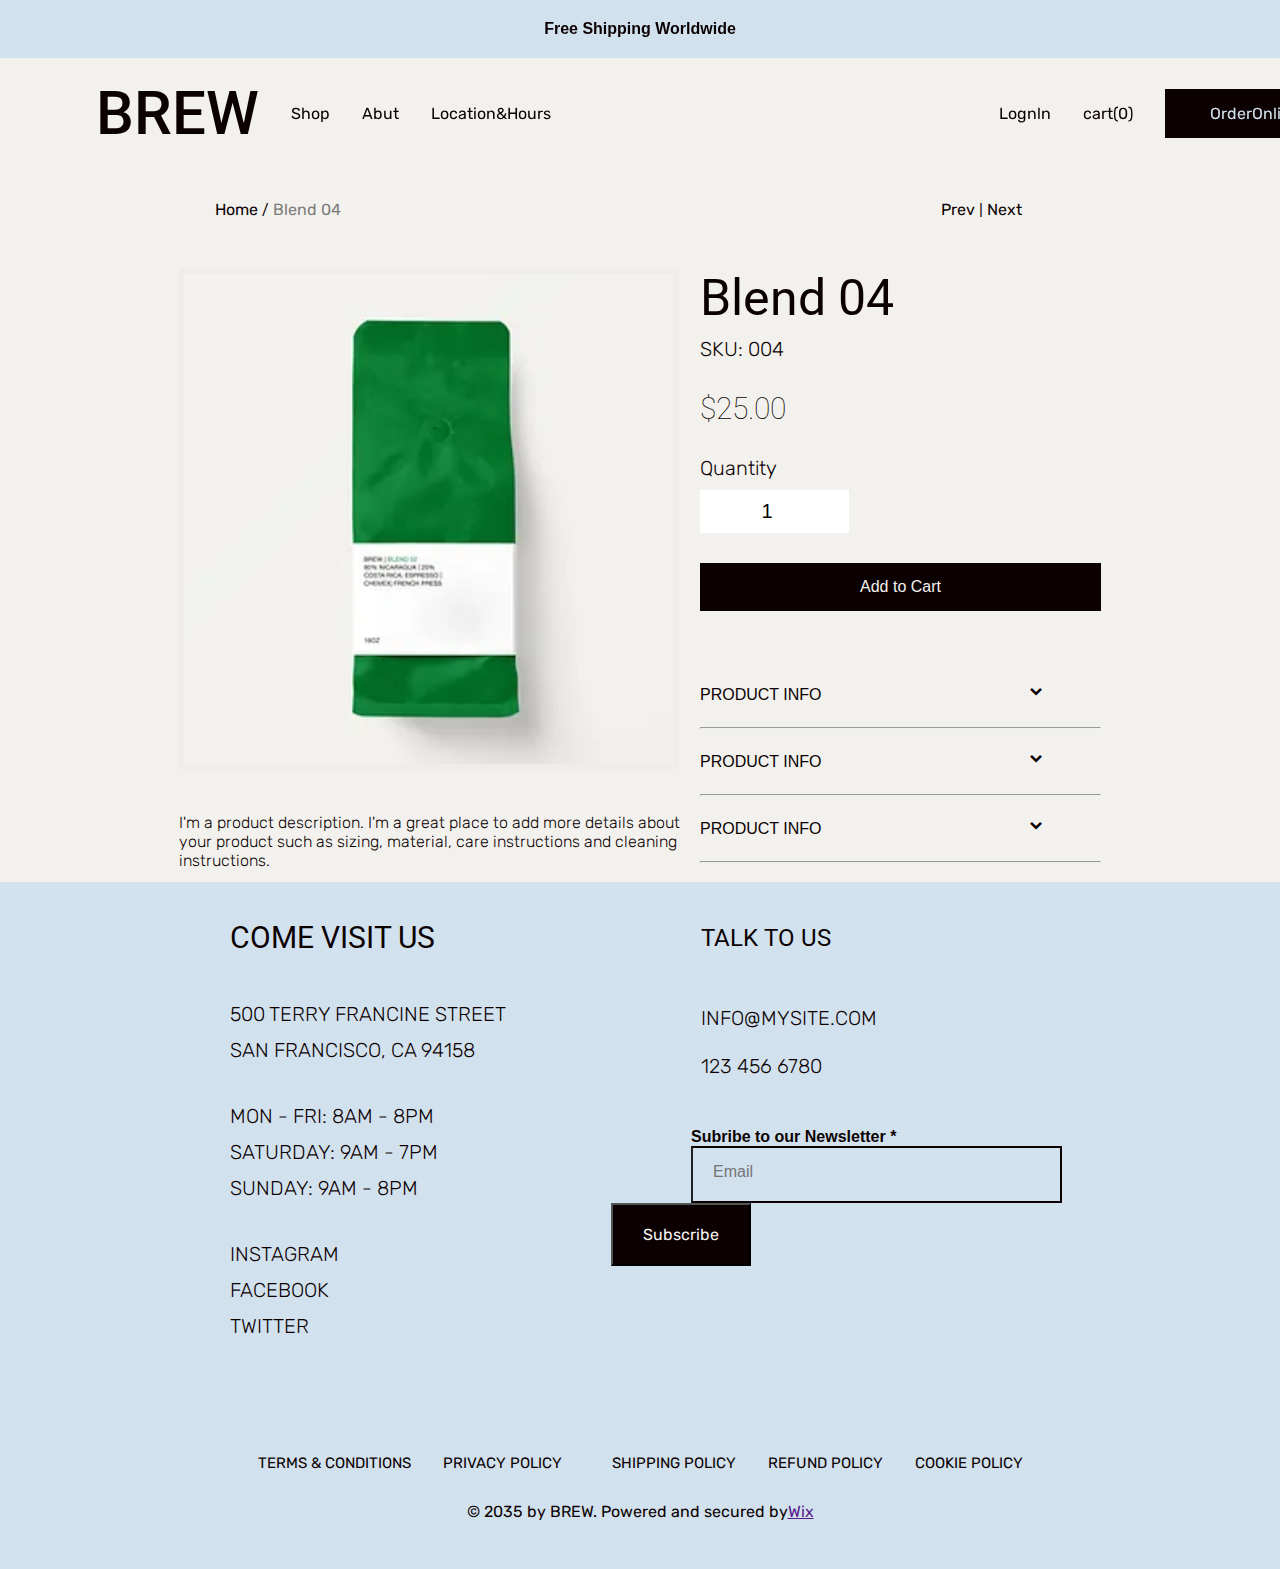
<file: Blend 04.html>
<!DOCTYPE html>
<html lang="en">
<head>
    <meta charset="UTF-8">
    <meta name="viewport" content="width=device-width, initial-scale=1.0">
    <title>Blend 01</title>
    <link rel="stylesheet" href="c ss/stayle.css">
    <link rel="stylesheet" href="c ss/owl.carousel.min.css">
    <link rel="stylesheet" href="c ss/owl.theme.default.min.css">
    <link rel="stylesheet" href="https://fonts.googleapis.com/css?family=Rubik">
    <link rel="stylesheet" href="https://fonts.googleapis.com/css?family=Roboto">
    <link rel="stylesheet" href="https://fonts.googleapis.com/css?family=Lilita One">
    <link rel="stylesheet" href="https:/unpkg.com/boxicons@latest/css/boxicons.min.css">
</head>
<body class="Blend04">
  <section class="data">
    <div class="flex">
        <h1 class="Free">Free Shipping Worldwide</h1>
    </div>
    <header>
        <div class="logo">
                   <a href="index.html"><h6>BREW</h6></a>
                 </div>
                 <div class="header-r">
            <nav>
                <ul class="flex">
                    <li class="x"><a href="shop.html">Shop</a></li>
                    <li class="x"><a href="abut.html">Abut</a></li>
                    <li class="x"><a href="#LocationHours">Location&Hours</a></li>
                    <div class="header-action">
                        <ul>
                            <li class="x"><a href="logn.html">Lognln</a></li>
                            <li class="x"><a href="cart(0)">cart(0)</a></li>
                            <div class="OrderOnline">
                            <li class="x"><a href="#" class="order">OrderOnline</a></li>
                </ul>
                    </div>
            </nav>
            <div class="responsive-menu">
                <div class="cart">
                <li class="cart"><a href="cart(0)">Cat(0)</a></li>
                </div>
                <div class="re">
                <a href="#" class="openmenu"><img src="imges/responsive-menu.svg"
                 alt="mobile menu icon"></a>
                </div>
            </div>
            
                <ul class="sidebar">
                    <li class="close"><a href="#" class="closemenu"><img src="imges/close.svg" alt=""></a></li>
                    <li class="x"><a href="shop.html">Shop</a></li>
                    <li class="x"><a href="abut.html">Abut</a></li>
                    <li class="x"><a href="#footer">Location&Hours</a></li>

                        <ul class="hlf">
                            <li class="x"><a href="logn.html">Lognln</a></li>
                            <div class="OrderOnline">
                            <li class="x"><a href="#" class="order">OrderOnline</a></li>
                </ul>
        </div>
     </header>
  </section>

  
    <section>
  <div class="maxwidth">
      <div class="opo">
        <div class="lj">
      <a class="nn" href="index.html">Home</a> / <a class="bi"> Blend 04</a>
        </div>
    <div class="nl">
      <a href="Blend 03.html">Prev</a>  |  <a href="Blend 05.html"> Next</a>
      </div>
      </div>
  </div>
      <div class="kl">
            <div class="uy">
            <img src="imges/c837a6_1e65da23334f4eb8bafd875a483ef48e~mv2.webp" alt="">
            <p>I'm a product description. I'm a great place to add more details about</p>
            <p>your product such as sizing, material, care instructions and cleaning</p>
            <p>instructions.</p>
            </div>
            <div class="jog">
                <h1>Blend 04</h1>
                <p>SKU: 004</p>
                <h3>$25.00</h3>
                <p class="pm">Quantity</p>
                <input type="number" pattern="[0-9]*" value="1" min="1" id="input">
                <div class="poo">
                <button onclick="setInterValue()" >Add to Cart</button>
                </div>
                <div class="accordion" id="accordionPanelsStayOpenExample">
                  <div class="accordion-item">
                    <div id="panelsStayOpen-collapseOne" class="accordion-collapsecollapseshow" aria-activedescendant="heading-1">
                      <div class="accordion-body">
                        <details>
                          <summary>
                            PRODUCT INFO
                            <i class='bx bxs-chevron-down bx-tada' ></i>
                          </summary>
                        <P>I'm a product detail. I'm a great place to add more</P>
                        <P>information about your product such as sizing,</P>
                        <P>material, care and cleaning instructions. This is</P>
                        <P>also a great space to write what makes this</P>
                        <P>product special and how your customers can</P>
                        <P>benefit from this item. Buyers like to know what</P>
                        <P>they’re getting before they purchase, so give them</P>
                        <P>as much information as possible so they can buy </P>
                        <P>with confidence and certainty.</P>
                        </details>
                      </div>
                    </div>
                  </div><hr> <br>
                <div class="accordion" id="accordionPanelsStayOpenExample">
                  <div class="accordion-item">
                  
                    <div id="panelsStayOpen-collapseOne" class="accordion-collapsecollapseshow" aria-activedescendant="heading-1">
                      <div class="accordion-body">
                        <details>
                          <summary>
                            PRODUCT INFO
                            <i class='bx bxs-chevron-down bx-tada' ></i>
                          </summary>
                        <P>I’m a Return and Refund policy. I’m a great place</P>
                        <P>to let your customers know what to do in case</P>
                        <P>they are dissatisfied with their purchase. Having a</P>
                        <P>straightforward refund or exchange policy is a</P>
                        <P>great way to build trust and reassure your</P>
                        <P>customers that they can buy with confidence.</P>
                        </details>
                      </div>
                    </div>
                  </div><hr> <br>
                <div class="accordion" id="accordionPanelsStayOpenExample">
                  <div class="accordion-item">
                    
                    <div id="panelsStayOpen-collapseOne" class="accordion-collapsecollapseshow" aria-activedescendant="heading-1">
                      <div class="accordion-body">
                        <details class="kou">
                          <summary>
                            PRODUCT INFO
                            <i class='bx bxs-chevron-down bx-tada' ></i>
                          </summary>
                        <P>I'm a shipping policy. I'm a great place to add</P>
                        <P>more information about your shipping methods, </P>
                        <P>packaging and cost. Providing straightforward</P>
                        <P>information about your shipping policy is a great</P>
                        <P>way to build trust and reassure your customers</P>
                        <P>that they can buy from you with confidence.</P>
                        </details>
                      </div>
                    </div>
                  </div><hr> <br>   
        </div>
     </div>
    </section>
<!-- Footer Section Start -->
<section class="footer">
  <footer class="maxwidth">
      <div class="footer-l">
              <h4>COME VISIT US</h4>
              <ul class="com">
                  
                  <li>500 TERRY FRANCINE STREET</li>
                  <li>SAN FRANCISCO, CA 94158</li>
              </ul>

              <ul class="mon">
                  <li>MON - FRI: 8AM - 8PM</li>
                  <li> ​​SATURDAY: 9AM - 7PM</li>
                  <li> ​SUNDAY: 9AM - 8PM</li>
              </ul>

              <ul class="media">
                  <li><a href="https://www.instagram.com/wix">INSTAGRAM</a></li>
                  <li><a href="https://www.facebook.com/wix">FACEBOOK</a></li>
                  <li><a href="https://www.twitter.com/wix">TWITTER</a></li>
              </ul>
          </div>
      
      </div>
      <div class="footer-r">
          <h4>TALK TO US</h4>
          <ul class="inf">
              <li><a href="mailto:INFO@MYSITE.COM">INFO@MYSITE.COM</a></li>
              <li>123 456 6780</li>
          </ul>

          <h6>Subribe to our Newsletter *</h6>
          <input type="email" placeholder="Email">
      <input type="submit" value="Subscribe" name="mail">
      </div>
  </footer>
  <section class="terms">
      <div class="i">
          <ul class="policy-l">
              <li>TERMS & CONDITIONS</li>
              <li>PRIVACY POLICY</li>
          </ul>
          <ul class="policy-r">
              <li>SHIPPING POLICY</li>
              <li>REFUND POLICY</li>
              <li>COOKIE POLICY</li>
          </ul>
      </div>
</section>

<div class="i"><p class="flex">© 2035 by BREW. Powered and secured by <a href=""><u>Wix</u></a></p></div>
  
</div>
</body>
<script src="jquery/jquery-3.7.1.min.js"></script>
<script src="js/owl.carousel.min.js"></script>
<script src="./js/opn.js"></script>
</html>
</file>
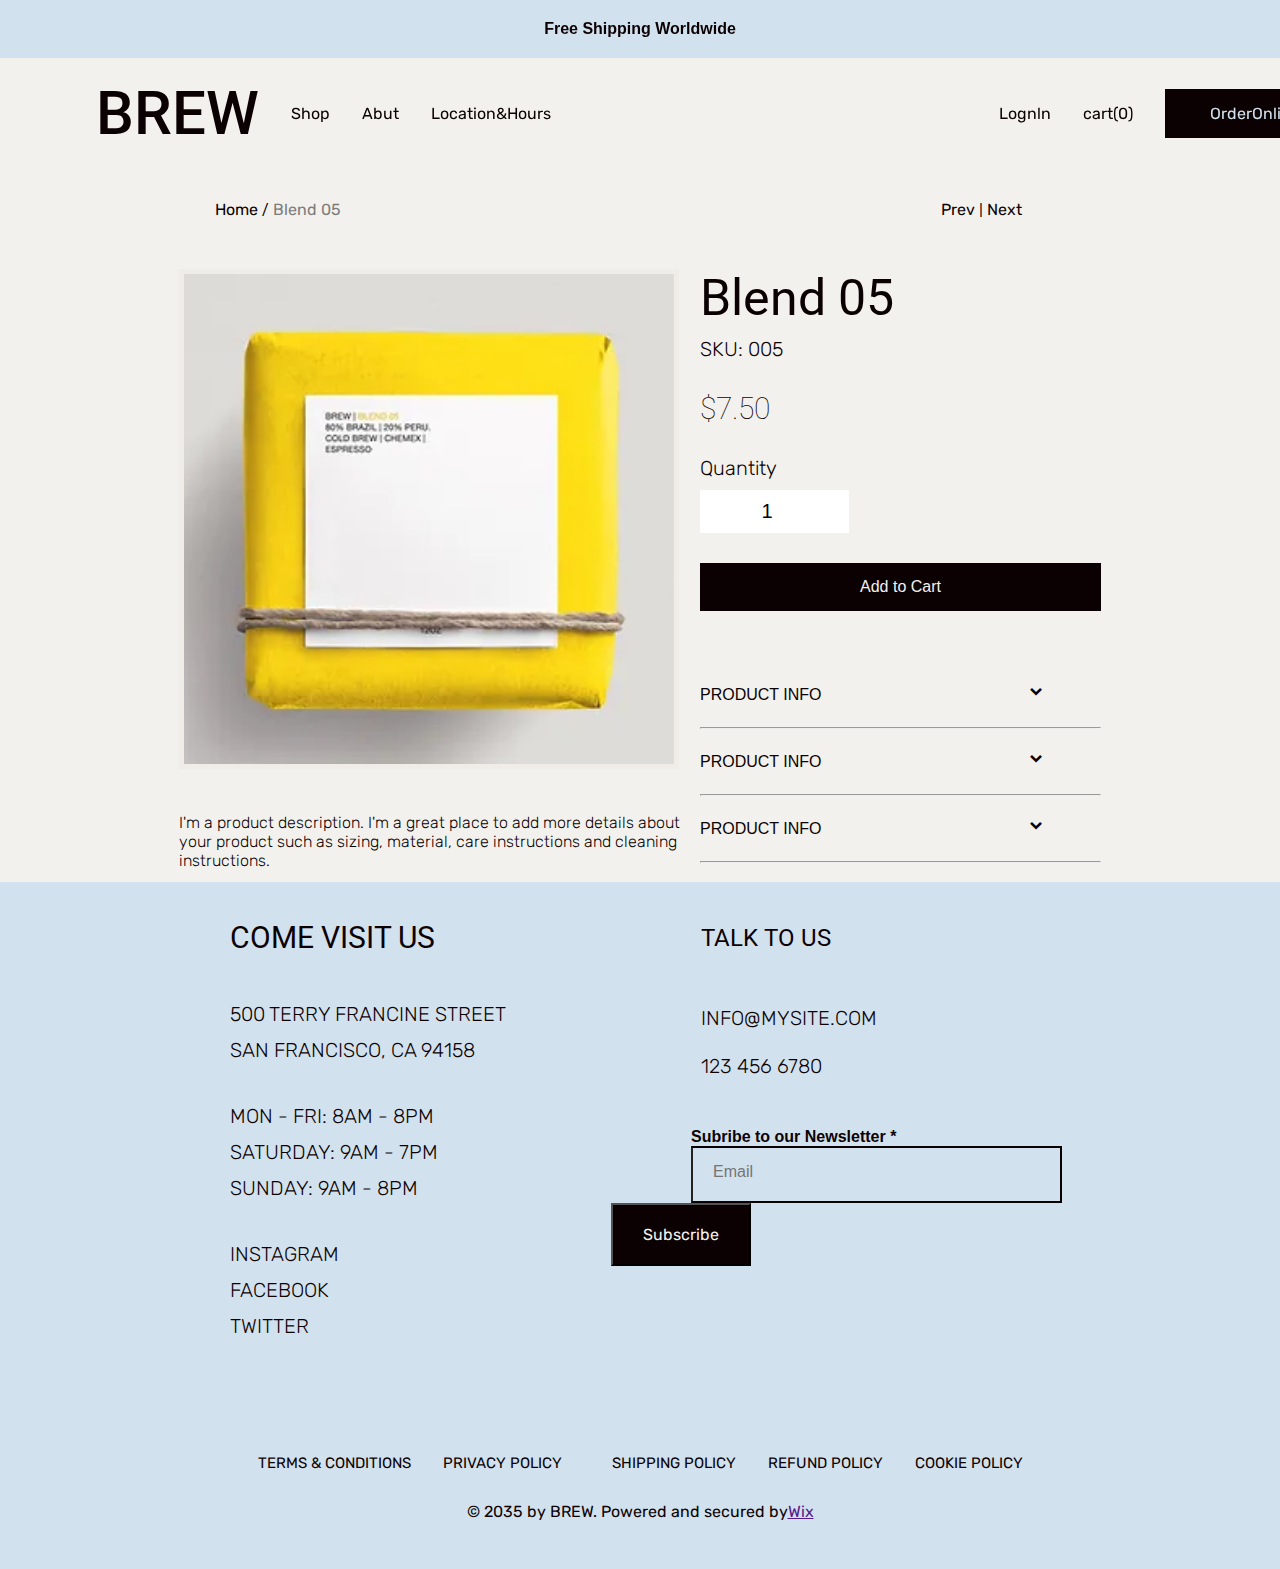
<file: Blend 05.html>
<!DOCTYPE html>
<html lang="en">
<head>
    <meta charset="UTF-8">
    <meta name="viewport" content="width=device-width, initial-scale=1.0">
    <title>Blend 01</title>
    <link rel="stylesheet" href="c ss/stayle.css">
    <link rel="stylesheet" href="c ss/owl.carousel.min.css">
    <link rel="stylesheet" href="c ss/owl.theme.default.min.css">
    <link rel="stylesheet" href="https://fonts.googleapis.com/css?family=Rubik">
    <link rel="stylesheet" href="https://fonts.googleapis.com/css?family=Roboto">
    <link rel="stylesheet" href="https://fonts.googleapis.com/css?family=Lilita One">
    <link rel="stylesheet" href="https:/unpkg.com/boxicons@latest/css/boxicons.min.css">
</head>
<body class="Blend05">

  <section class="data">
    <div class="flex">
        <h1 class="Free">Free Shipping Worldwide</h1>
    </div>
    <header>
        <div class="logo">
                   <a href="index.html"><h6>BREW</h6></a>
                 </div>
                 <div class="header-r">
            <nav>
                <ul class="flex">
                    <li class="x"><a href="shop.html">Shop</a></li>
                    <li class="x"><a href="abut.html">Abut</a></li>
                    <li class="x"><a href="#LocationHours">Location&Hours</a></li>
                    <div class="header-action">
                        <ul>
                            <li class="x"><a href="logn.html">Lognln</a></li>
                            <li class="x"><a href="cart(0)">cart(0)</a></li>
                            <div class="OrderOnline">
                            <li class="x"><a href="#" class="order">OrderOnline</a></li>
                </ul>
                    </div>
            </nav>
            <div class="responsive-menu">
                <div class="cart">
                <li class="cart"><a href="cart(0)">Cat(0)</a></li>
                </div>
                <div class="re">
                <a href="#" class="openmenu"><img src="imges/responsive-menu.svg"
                 alt="mobile menu icon"></a>
                </div>
            </div>
            
                <ul class="sidebar">
                    <li class="close"><a href="#" class="closemenu"><img src="imges/close.svg" alt=""></a></li>
                    <li class="x"><a href="shop.html">Shop</a></li>
                    <li class="x"><a href="abut.html">Abut</a></li>
                    <li class="x"><a href="#footer">Location&Hours</a></li>

                        <ul class="hlf">
                            <li class="x"><a href="logn.html">Lognln</a></li>
                            <div class="OrderOnline">
                            <li class="x"><a href="#" class="order">OrderOnline</a></li>
                </ul>
        </div>
     </header>
  </section>

  
    <section>
   <div class="maxwidth">
      <div class="opo">
        <div class="lj">
      <a class="nn" href="index.html">Home</a> / <a class="bi"> Blend 05</a>
        </div>
      <div class="nl">
      <a href="Blend 04.html">Prev</a>  |  <a href="Blend 06.html"> Next</a>
      </div>
      </div>
   </div>
      <div class="kl">
            <div class="uy">
            <img src="imges/84770f_141e2ec6209840449c122d2f447d433c~mv2.webp" alt="">
            <p>I'm a product description. I'm a great place to add more details about</p>
            <p>your product such as sizing, material, care instructions and cleaning</p>
            <p>instructions.</p>
            </div>
            <div class="jog">
                <h1>Blend 05</h1>
                <p>SKU: 005</p>
                <h3>$7.50</h3>
                <p class="pm">Quantity</p>
                <input type="number" pattern="[0-9]*" value="1" min="1" id="input">
                <div class="poo">
                <button onclick="setInterValue()" >Add to Cart</button>
                </div>
                <div class="accordion" id="accordionPanelsStayOpenExample">
                  <div class="accordion-item">
                    
                    <div id="panelsStayOpen-collapseOne" class="accordion-collapsecollapseshow" aria-activedescendant="heading-1">
                      <div class="accordion-body">
                        <details>
                          <summary>
                            PRODUCT INFO
                            <i class='bx bxs-chevron-down bx-tada' ></i>
                          </summary>
                        <P>I'm a product detail. I'm a great place to add more</P>
                        <P>information about your product such as sizing,</P>
                        <P>material, care and cleaning instructions. This is</P>
                        <P>also a great space to write what makes this</P>
                        <P>product special and how your customers can</P>
                        <P>benefit from this item. Buyers like to know what</P>
                        <P>they’re getting before they purchase, so give them</P>
                        <P>as much information as possible so they can buy </P>
                        <P>with confidence and certainty.</P>
                        </details>
                      </div>
                    </div>
                  </div><hr> <br>
                <div class="accordion" id="accordionPanelsStayOpenExample">
                  <div class="accordion-item">
                  
                    <div id="panelsStayOpen-collapseOne" class="accordion-collapsecollapseshow" aria-activedescendant="heading-1">
                      <div class="accordion-body">
                        <details>
                          <summary>
                            PRODUCT INFO
                            <i class='bx bxs-chevron-down bx-tada' ></i>
                          </summary>
                        <P>I’m a Return and Refund policy. I’m a great place</P>
                        <P>to let your customers know what to do in case</P>
                        <P>they are dissatisfied with their purchase. Having a</P>
                        <P>straightforward refund or exchange policy is a</P>
                        <P>great way to build trust and reassure your</P>
                        <P>customers that they can buy with confidence.</P>
                        </details>
                      </div>
                    </div>
                  </div><hr> <br>
                <div class="accordion" id="accordionPanelsStayOpenExample">
                  <div class="accordion-item">
                    
                    <div id="panelsStayOpen-collapseOne" class="accordion-collapsecollapseshow" aria-activedescendant="heading-1">
                      <div class="accordion-body">
                        <details class="kou">
                          <summary>
                            PRODUCT INFO
                            <i class='bx bxs-chevron-down bx-tada' ></i>
                          </summary>
                        <P>I'm a shipping policy. I'm a great place to add</P>
                        <P>more information about your shipping methods, </P>
                        <P>packaging and cost. Providing straightforward</P>
                        <P>information about your shipping policy is a great</P>
                        <P>way to build trust and reassure your customers</P>
                        <P>that they can buy from you with confidence.</P>
                        </details>
                      </div>
                    </div>
                  </div><hr> <br>     
        </div>
     </div>
    </section>
  
 <!-- Footer Section Start -->
 <section class="footer">
  <footer class="maxwidth">
      <div class="footer-l">
              <h4>COME VISIT US</h4>
              <ul class="com">
                  
                  <li>500 TERRY FRANCINE STREET</li>
                  <li>SAN FRANCISCO, CA 94158</li>
              </ul>

              <ul class="mon">
                  <li>MON - FRI: 8AM - 8PM</li>
                  <li> ​​SATURDAY: 9AM - 7PM</li>
                  <li> ​SUNDAY: 9AM - 8PM</li>
              </ul>

              <ul class="media">
                  <li><a href="https://www.instagram.com/wix">INSTAGRAM</a></li>
                  <li><a href="https://www.facebook.com/wix">FACEBOOK</a></li>
                  <li><a href="https://www.twitter.com/wix">TWITTER</a></li>
              </ul>
          </div>
      
      </div>
      <div class="footer-r">
          <h4>TALK TO US</h4>
          <ul class="inf">
              <li><a href="mailto:INFO@MYSITE.COM">INFO@MYSITE.COM</a></li>
              <li>123 456 6780</li>
          </ul>

          <h6>Subribe to our Newsletter *</h6>
          <input type="email" placeholder="Email">
      <input type="submit" value="Subscribe" name="mail">
      </div>
  </footer>
  <section class="terms">
      <div class="i">
          <ul class="policy-l">
              <li>TERMS & CONDITIONS</li>
              <li>PRIVACY POLICY</li>
          </ul>
          <ul class="policy-r">
              <li>SHIPPING POLICY</li>
              <li>REFUND POLICY</li>
              <li>COOKIE POLICY</li>
          </ul>
      </div>
</section>

<div class="i"><p class="flex">© 2035 by BREW. Powered and secured by <a href=""><u>Wix</u></a></p></div>
  
</div>
</body>
<script src="jquery/jquery-3.7.1.min.js"></script>
<script src="js/owl.carousel.min.js"></script>
<script src="./js/opn.js"></script>
</html>
</file>
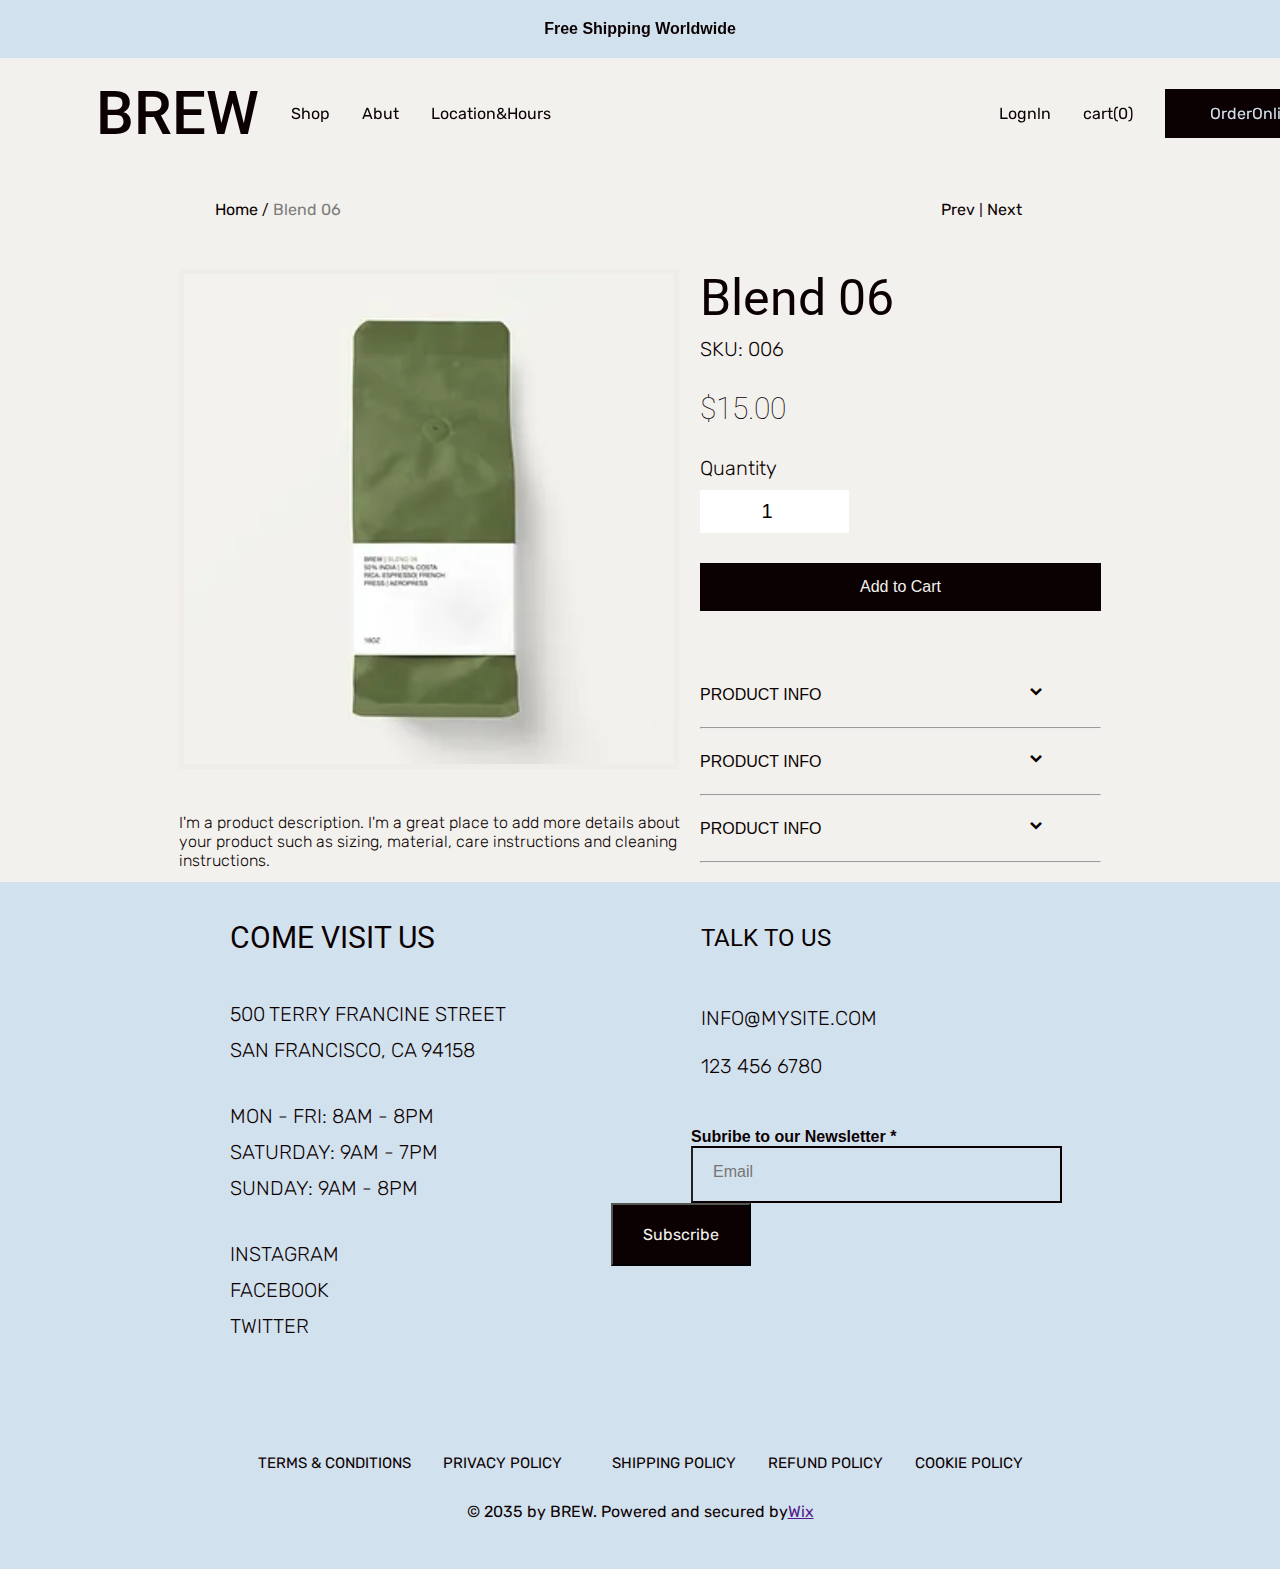
<file: Blend 06.html>
<!DOCTYPE html>
<html lang="en">
<head>
    <meta charset="UTF-8">
    <meta name="viewport" content="width=device-width, initial-scale=1.0">
    <title>Blend 06</title>
    <link rel="stylesheet" href="c ss/stayle.css">
    <link rel="stylesheet" href="c ss/owl.carousel.min.css">
    <link rel="stylesheet" href="c ss/owl.theme.default.min.css">
    <link rel="stylesheet" href="https://fonts.googleapis.com/css?family=Rubik">
    <link rel="stylesheet" href="https://fonts.googleapis.com/css?family=Roboto">
    <link rel="stylesheet" href="https://fonts.googleapis.com/css?family=Lilita One">
    <link rel="stylesheet" href="https:/unpkg.com/boxicons@latest/css/boxicons.min.css">
</head>
<body class="Blend06">
  <section class="data">
    <div class="flex">
        <h1 class="Free">Free Shipping Worldwide</h1>
    </div>
    <header>
        <div class="logo">
                   <a href="index.html"><h6>BREW</h6></a>
                 </div>
                 <div class="header-r">
            <nav>
                <ul class="flex">
                    <li class="x"><a href="shop.html">Shop</a></li>
                    <li class="x"><a href="abut.html">Abut</a></li>
                    <li class="x"><a href="#LocationHours">Location&Hours</a></li>
                    <div class="header-action">
                        <ul>
                            <li class="x"><a href="logn.html">Lognln</a></li>
                            <li class="x"><a href="cart(0)">cart(0)</a></li>
                            <div class="OrderOnline">
                            <li class="x"><a href="#" class="order">OrderOnline</a></li>
                </ul>
                    </div>
            </nav>
            <div class="responsive-menu">
                <div class="cart">
                <li class="cart"><a href="cart(0)">cart(0)</a></li>
                </div>
                <div class="re">
                <a href="#" class="openmenu"><img src="imges/responsive-menu.svg"
                 alt="mobile menu icon"></a>
                </div>
            </div>
            
                <ul class="sidebar">
                    <li class="close"><a href="#" class="closemenu"><img src="imges/close.svg" alt=""></a></li>
                    <li class="x"><a href="shop.html">Shop</a></li>
                    <li class="x"><a href="abut.html">Abut</a></li>
                    <li class="x"><a href="#footer">Location&Hours</a></li>

                        <ul class="hlf">
                            <li class="x"><a href="logn.html">Lognln</a></li>
                            <div class="OrderOnline">
                            <li class="x"><a href="#" class="order">OrderOnline</a></li>
                </ul>
        </div>
     </header>
  </section>
       
    </section>
            </header>

  
    <section>
   <div class="maxwidth">
      <div class="opo">
        <div class="lj">
      <a class="nn" href="index.html">Home</a> / <a class="bi"> Blend 06</a>
        </div>
      <div class="nl">
      <a href="Blend 05.html">Prev</a>  |  <a href="Blend 06.html"> Next</a>
      </div>
      </div>
   </div>
      <div class="kl">
            <div class="uy">
            <img src="imges/c837a6_601e0903e6724acfb1f2826549e1ac53~mv2.webp" alt="">
            <p>I'm a product description. I'm a great place to add more details about</p>
            <p>your product such as sizing, material, care instructions and cleaning</p>
            <p>instructions.</p>
            </div>
            <div class="jog">
                <h1>Blend 06</h1>
                <p>SKU: 006</p>
                <h3>$15.00</h3>
                <p class="pm">Quantity</p>
                <input type="number" pattern="[0-9]*" value="1" max="99999999" min="20">
                <div class="poo">
                <button>Add to Cart</button>
                </div>
                <div class="accordion" id="accordionPanelsStayOpenExample">
                  <div class="accordion-item">
                    <div id="panelsStayOpen-collapseOne" class="accordion-collapsecollapseshow" aria-activedescendant="heading-1">
                      <div class="accordion-body">
                        <details>
                          <summary>PRODUCT INFO
                            <i class='bx bxs-chevron-down bx-tada' ></i>
                          </summary>

                        <P>I'm a product detail. I'm a great place to add more</P>
                        <P>information about your product such as sizing,</P>
                        <P>material, care and cleaning instructions. This is</P>
                        <P>also a great space to write what makes this</P>
                        <P>product special and how your customers can</P>
                        <P>benefit from this item. Buyers like to know what</P>
                        <P>they’re getting before they purchase, so give them</P>
                        <P>as much information as possible so they can buy </P>
                        <P>with confidence and certainty.</P>
                        </details>
                      </div>
                    </div>
                  </div><hr> <br>
                <div class="accordion" id="accordionPanelsStayOpenExample">
                  <div class="accordion-item">
                      <div id="panelsStayOpen-collapseOne" class="accordion-collapsecollapseshow" aria-activedescendant="heading-1">
                        <div class="accordion-body">
                 <details>
                       <summary>
                        PRODUCT INFO
                        <i class='bx bxs-chevron-down bx-tada' ></i>
                       </summary>
                        <P>I’m a Return and Refund policy. I’m a great place</P>
                        <P>to let your customers know what to do in case</P>
                        <P>they are dissatisfied with their purchase. Having a</P>
                        <P>straightforward refund or exchange policy is a</P>
                        <P>great way to build trust and reassure your</P>
                        <P>customers that they can buy with confidence.</P>
                      </details>
                      </div>
                    </div>
                  </div><hr> <br>
                <div class="accordion" id="accordionPanelsStayOpenExample">
                  <div class="accordion-item">
                      <div id="panelsStayOpen-collapseOne" class="accordion-collapsecollapseshow" aria-activedescendant="heading-1">
                        <div class="accordion-body">
                      <details>
                       <summary>
                        PRODUCT INFO
                        <i class='bx bxs-chevron-down bx-tada' ></i>
                       </summary>
                      </button>
                   
                        <P>I'm a shipping policy. I'm a great place to add</P>
                        <P>more information about your shipping methods, </P>
                        <P>packaging and cost. Providing straightforward</P>
                        <P>information about your shipping policy is a great</P>
                        <P>way to build trust and reassure your customers</P>
                        <P>that they can buy from you with confidence.</P>
                    </details>
                      </div>
                    </div>
                  </div><hr> <br>













                  
        </div>
     </div>
    </section>
<!-- Footer Section Start -->
<section class="footer">
  <footer class="maxwidth">
      <div class="footer-l">
              <h4>COME VISIT US</h4>
              <ul class="com">
                  
                  <li>500 TERRY FRANCINE STREET</li>
                  <li>SAN FRANCISCO, CA 94158</li>
              </ul>

              <ul class="mon">
                  <li>MON - FRI: 8AM - 8PM</li>
                  <li> ​​SATURDAY: 9AM - 7PM</li>
                  <li> ​SUNDAY: 9AM - 8PM</li>
              </ul>

              <ul class="media">
                  <li><a href="https://www.instagram.com/wix">INSTAGRAM</a></li>
                  <li><a href="https://www.facebook.com/wix">FACEBOOK</a></li>
                  <li><a href="https://www.twitter.com/wix">TWITTER</a></li>
              </ul>
          </div>
      
      </div>
      <div class="footer-r">
          <h4>TALK TO US</h4>
          <ul class="inf">
              <li><a href="mailto:INFO@MYSITE.COM">INFO@MYSITE.COM</a></li>
              <li>123 456 6780</li>
          </ul>

          <h6>Subribe to our Newsletter *</h6>
          <input type="email" placeholder="Email">
      <input type="submit" value="Subscribe" name="mail">
      </div>
  </footer>
  <section class="terms">
      <div class="i">
          <ul class="policy-l">
              <li>TERMS & CONDITIONS</li>
              <li>PRIVACY POLICY</li>
          </ul>
          <ul class="policy-r">
              <li>SHIPPING POLICY</li>
              <li>REFUND POLICY</li>
              <li>COOKIE POLICY</li>
          </ul>
      </div>
</section>

<div class="i"><p class="flex">© 2035 by BREW. Powered and secured by <a href=""><u>Wix</u></a></p></div>
  
</div>
</body>
<script src="./js/opn.js"></script>
<script src="./js/bootstrap.js"></script>
<script src="./jquery/jquery-3.7.1.min.js"></script>
<script src="js/owl.carousel.min.js"></script>
</html>
</file>
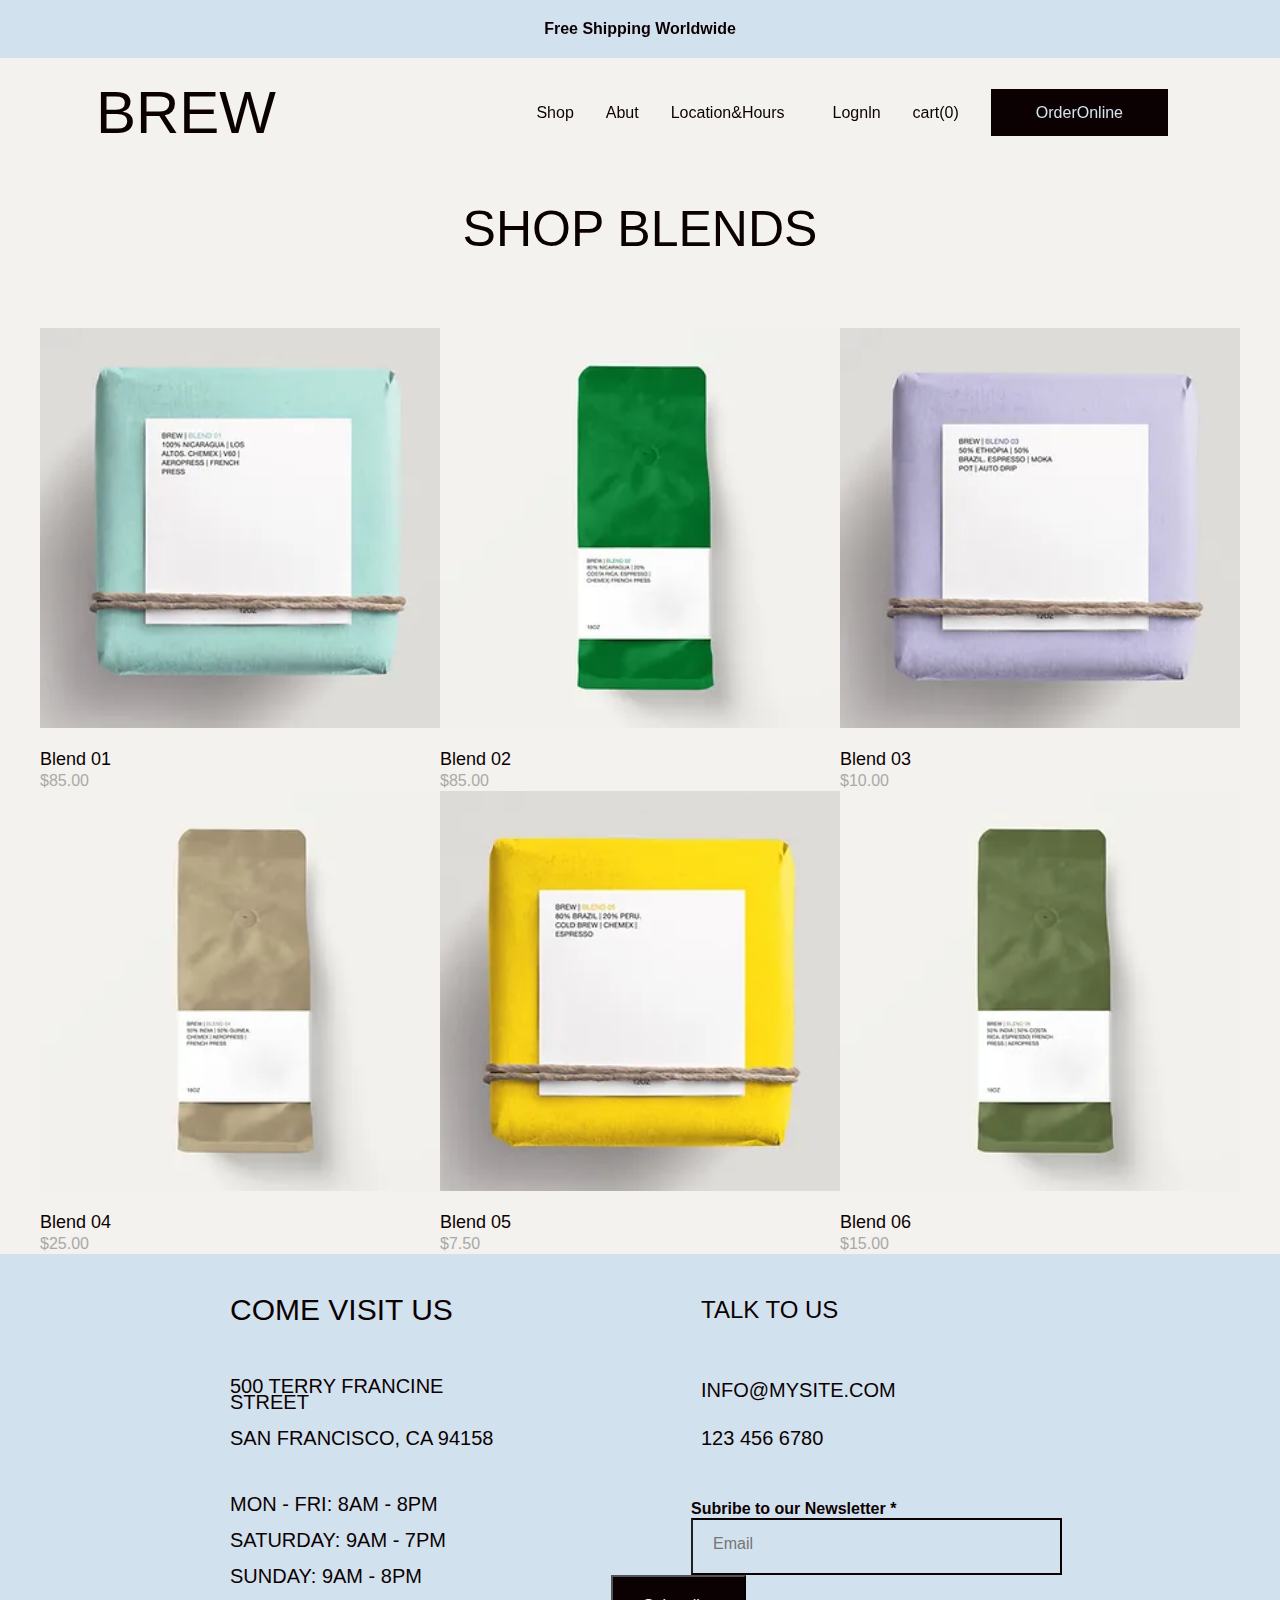
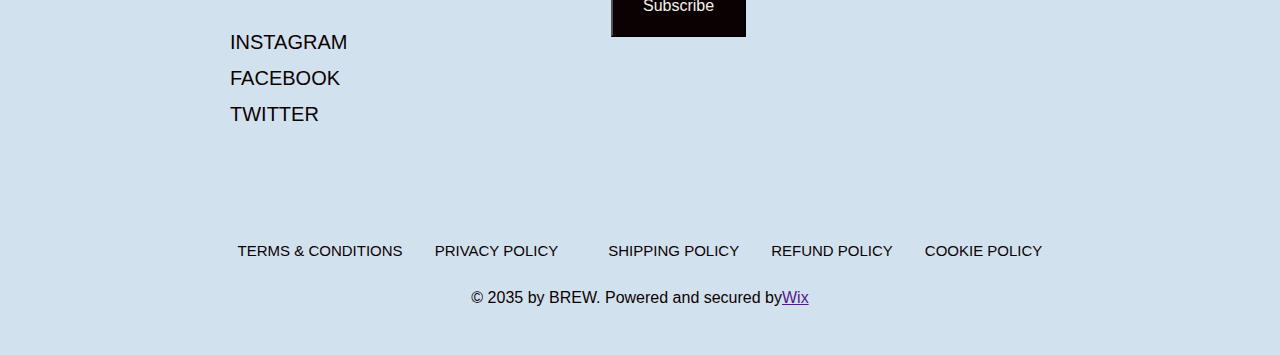
<file: shop.html>
<!DOCTYPE html>
<html lang="en">
<head>
    <meta charset="UTF-8">
    <meta name="viewport" content="width=device-width, initial-scale=1.0">
    <title>Shop</title>
    <link rel="stylesheet" href="c ss/stayle.css">
    <link rel="stylesheet" href="c ss/owl.carousel.min.css">
    <link rel="stylesheet" href="c ss/owl.theme.default.min.css">
</head>
<body class="ffee">
    <section class="data">
        <div class="flex">
            <h1 class="Free">Free Shipping Worldwide</h1>
        </div>
        <header class="flex valingn_center">
            <div class="logo">
                <a href="index.html"><h6>BREW</h6></a>
                     </div>
                <nav>
                    <ul class="flex">
                        <li><a href="shop.html">Shop</a></li>
                        <li><a href="abut.abut">Abut</a></li>
                        <li><a href="section.footer">Location&Hours</a></li>
    
                            <ul class="hlf">
                                <li><a href="logn.html">Lognln</a></li>
                                <li><a href="cart(0)">cart(0)</a></li>
                                <div class="OrderOnline">
                                <a href="#" class="order">OrderOnline</a>
                    </ul>
                </nav>
                     </div>
            </div>
        </section>
                </header>









    <section class="ag">
        <div class="woo">
            <h1>SHOP BLENDS</h1>
        <ul class="flex">
            <li class=""><a href="Blend 01.html"><img src="imges/84770f_1cea87595f6c4d37899d07370562089c~mv2.webp" alt=""><br>Blend 01 <br> <samp class="ww">$85.00</samp></a></li>
            <li class=""><a href="Blend 02.html"><img src="imges/c837a6_1e65da23334f4eb8bafd875a483ef48e~mv2.webp" alt=""><br>Blend 02 <br> <samp class="ww">$85.00</samp></a></li>
            <li class=""><a href="Blend 03.html"><img src="imges/84770f_c97947e9a07e4991bc824fe6510f9376~mv2.webp" alt=""><br>Blend 03 <br> <samp class="ww">$10.00</samp></a></li>
        </ul>
        </div>
        <div class="woo">
        <ul class="flex">
            <li class=""><a href="Blend 04.html"><img src="imges/c837a6_a846015cd32f428992ec894a73906341~mv2.webp" alt=""><br>Blend 04 <br> <samp class="ww">$25.00</samp></a></li>
            <li class=""><a href="Blend 05.html"><img src="imges/84770f_141e2ec6209840449c122d2f447d433c~mv2.webp" alt=""><br>Blend 05 <br> <samp class="ww">$7.50</samp></a></li>
            <li class=""><a href="Blend 06.html"><img src="imges/c837a6_601e0903e6724acfb1f2826549e1ac53~mv2.webp" alt=""><br>Blend 06 <br> <samp class="ww">$15.00</samp></a></li>

        </ul>
        </div>
    </section>
   <!-- Footer Section Start -->
 <section class="footer">
    <footer class="maxwidth">
        <div class="footer-l">
                <h4>COME VISIT US</h4>
                <ul class="com">
                    
                    <li>500 TERRY FRANCINE STREET</li>
                    <li>SAN FRANCISCO, CA 94158</li>
                </ul>

                <ul class="mon">
                    <li>MON - FRI: 8AM - 8PM</li>
                    <li> ​​SATURDAY: 9AM - 7PM</li>
                    <li> ​SUNDAY: 9AM - 8PM</li>
                </ul>

                <ul class="media">
                    <li><a href="https://www.instagram.com/wix">INSTAGRAM</a></li>
                    <li><a href="https://www.facebook.com/wix">FACEBOOK</a></li>
                    <li><a href="https://www.twitter.com/wix">TWITTER</a></li>
                </ul>
            </div>
        
        </div>
        <div class="footer-r">
            <h4>TALK TO US</h4>
            <ul class="inf">
                <li><a href="mailto:INFO@MYSITE.COM">INFO@MYSITE.COM</a></li>
                <li>123 456 6780</li>
            </ul>

            <h6>Subribe to our Newsletter *</h6>
            <input type="email" placeholder="Email">
        <input type="submit" value="Subscribe" name="mail">
        </div>
    </footer>
    <section class="terms">
        <div class="i">
            <ul class="policy-l">
                <li>TERMS & CONDITIONS</li>
                <li>PRIVACY POLICY</li>
            </ul>
            <ul class="policy-r">
                <li>SHIPPING POLICY</li>
                <li>REFUND POLICY</li>
                <li>COOKIE POLICY</li>
            </ul>
        </div>
</section>

<div class="i"><p class="flex">© 2035 by BREW. Powered and secured by <a href=""><u>Wix</u></a></p></div>
    
</div>
</body>
<script src="./js/opn.js"></script>
<script src="./js/lightbox-plus-jquery.min.js"></script>
<script src="./js/owl.carousel.min.js"></script>
<script src="./js/bootstrap.js"></script>
</html>
</file>
<file: c ss/stayle.css>
* {
    padding: 0;
    margin: 0;
    box-sizing: border-box;
}
html {
    scroll-behavior: smooth;
}
body {
    font-family: "Roboto", Helvetica, sans-serif;
    color: #0C0102;
    text-decoration: none !important;
    list-style: none !important;
}
body.ffee {
    background-color: #f3f2ee;
}
a {
    text-decoration: none !important;
    list-style: none !important;
}
.valingn_center {
    align-items: center;
}
.flex {
    display: flex;
}
img {
    width: 100%;
    height: auto;
}
.maxwidth {
    width: 100%;
    max-width: 1120px;
    margin: 0 auto;
}
.ww {
    color: darkgray;
}
div h1.Free {
    width: 100%;
    max-width: 100%;
    background: #d2e1ee;
    font-family: "eLilita On", Helvetica, sans-serif;
    display: inline-flex;
    list-style: none;
    justify-content: center;
    padding: 20px;
    font-size: 16px;
}
div.header-action {
    margin-left: 400px;
    width: 100%;
    display: flex;
    align-items: center;
}

section.elheader {
    background-color: #fff7d8;
    position: fixed;
    width: 100%;
    align-items: center;
    width: 100%;
    top: 58px;
}
header {
    margin: 0 auto;
    width: 100%;
    max-width: 1120px;
    display: flex;
    justify-content: space-between;
    align-items: center;
}
header nav ul {
    padding: 16px 16px;
    width: 100%;
    font-family: "Rubik", Helvetica, sans-serif;
    font-size: 16px;
    align-items: center;
    display: inline-flex;
    list-style: none;
    gap: 32px;
}
section.data {
    position: fixed !important;
    left: 0;
    top: 0;
    right: 0;
    z-index: 1000;
    box-shadow: none;
    width: 100%;
    align-items: center;
}
.header-r {
    display: inline-flex;
    align-items: center;
}
ul li a {
    color: #0C0102;
    align-items: center;
}
nav ul a:hover {
    color: green;
}

.x:hover {
    transform: scale(1.1, 1.1);
}
.x:hover > .x:not(:hover) {
    filter: blur(10px);
    transform: scale(10.9, 10.9);
}

header div.logo a h6 {
    font-size: 60px;
    font-family: "Roboto", Helvetica, sans-serif;
    padding: 20px 16px;
    font-weight: 500;
    text-align: center;
    color: #0C0102;
}
div.header-action {
    color: #0C0102;
    display: inline-block;
}
.header-action:hover {
    color: green;
}
a.order {
    background:#0C0102;
    color: #d2e1ee;
    font-size: 16px;
    padding: 16px;
    align-items: center;
    border: none;
}
a.order:hover {
    background-color: green;
    color: white;
}
.orderonline div.maxwidth {
    color: #0C0102;
}
div.for h4 {
    font-size: 80px;
    color: white;
}
br.ppp {
    align-items: center;
}
.responsive-menu {
    display: none;
    text-decoration: none;
    list-style: none;
}
div.cart, div.re {
    display: inline-flex;
    align-items: center;
    margin-left: 30px;
    color: #0C0102 !important;
}
.responsive-menu .cart {
    font-size: 40px;
    margin: auto;
    display: inline-flex;
}
a.closemenu img {
    width: 40px;
}
.hero div.maxwidth {
    display: flex;
    gap: 32px;
}
.hero {
    margin-top: 90px;
    height: 600px;
    background-color: green;
    background: url(../imges/c837a6_92e0451a84214884a2f4efe4226d6c2f~mv2.webp) center;
    background-size: cover;
    background-repeat: no-repeat;
    padding-top: 120px;
    font-family: "Roboto", Helvetica, sans-serif;
    display: flex;
}
div.hero-l {
    width: 50%;
}
div.shopblend {
    margin-top: 33%;
}
div.shopblend {
    width: 50%;
    text-align: end !important;
}
a.shopblends {
    background: #fff7d8;
    font-size: 40px;
    font-family: "Roboto", Helvetica, sans-serif;
    padding: 30px 80px ;
    color: #0C0102;
    border: 1px solid #0C0102;
}

a.shopblends:hover {
    background-color: green;
    color: white;
}
section.hero h4 {
    font-size: 50px;
    height: 50px;
    color: white;
    width: 100%;
    max-width: 100%;
    margin-bottom: 8px;
}
.mo p {
    width: 100%;
    max-width: 100%;
    font-size: 40px;
    text-align: center !important;
    font-family: "Rubik", Helvetica, sans-serif;
}
div.mo {
    margin-top: 100px;
    margin-bottom: 100px;
}
.grab {
    background: #fff7d8;
    text-align: center;
}
ul.ca {
    width: 100%;
    max-width: 100px;
    display: inline-block;
    padding: 24px;
    font-weight: 700;
    color: #0C0102;
    list-style: none;
    display: flex;
    gap: 50px;
} 

.grab h1 {
    padding: 20px;
    font-size: 40px;
    display: flex;
    font-family: "Roboto", Helvetica, sans-serif;
    justify-content: center;
}

.grab li.kcards img {
    width: 340px;
    height: 340px;
    list-style: none;
}
li.kcards p {
    padding-top: 20px;
    font-size: 15px;
    font-family: "Rubik", Helvetica, sans-serif;
    line-height: 20px;
    font-weight: 100;
    list-style: none;
    display: block;
    text-align: left;
}
li.kcards h3 {
    padding-top: 20px;
    font-family: "Roboto", Helvetica, sans-serif;
    font-size: 24px;
    line-height: 30px;
    font-weight: 500;
    list-style: none;
    text-align: left;
}
samp.ww {
    font-size: 16px;
    font-family: "Roboto", Helvetica, sans-serif;
    color: darkgray;
}
ul.cards {
    list-style: none;
    display: flex;
    width: 100%;
    max-width: 100%;
    gap: 32px;
}
li.card a img {
    width: 302px !important;
    height: 302px;
    margin-bottom: 32px;
    object-fit: cover;
}

section.our-menu{
    background-color: #f3f2ee;
    padding: 96px 0;
    list-style: none;
    text-decoration: none;
}

.zo {
    background-color: #f3f2ee;
    width: 100%;
}
div.flex  {
    width: 100% !important;
}
div.flex h2 {
    font-size: 30px;
    font-family: "eLilita On", Helvetica, sans-serif;
    font-weight: 500;
    margin: 0 auto;
}
div.y a {
    background: #fff7d8;
    font-size: 40px;
    font-family: "Roboto", Helvetica, sans-serif;
    color: #0C0102;
    background-size: cover;
    padding: 20px 90px;
    margin-top: 0px;
    margin-bottom: 50px;
    display: inline-flex;
    align-items: center;
    border: 1px solid #0C0102;
}
div.y {
    background-color: #f3f2ee;
    width: 100%;
    text-align: center;
}
.y a:hover {
    background: green;
    color: white;
}

section.footer {
    padding: 48px 0;
    background-color: #d2e1ee;
}
ul.com {
    margin-bottom: 50px;
}
ul.mon {
    margin-bottom: 50px;
}
ul.inf {
    margin-bottom: 50px;
}

footer {
    display: flex;
    gap: 90px;
    padding-left: 150px;
}

.footer-l {
    width: 40%;
}
.footer-r {
    width: 60%;
}

.footer-r h4 {
    padding-left: 90px;
    font-size: 30px;
    font-family: "Roboto", Helvetica, sans-serif;
    line-height: 16px;
    margin-bottom: 60px;
    font-weight: 400;
}

.social {
    display: inline-flex;
    gap: 12px;
}

.sitemap li a {
    color: #0C0102;
}

.footer-r ul.inf li {
    margin-bottom: 24px;
    display: block;
    font-size: 20px;
    font-family: "Rubik", Helvetica, sans-serif;
    font-weight: 200;
    padding-left: 90px;
}
.footer-l h4 {
    font-size: 30px;
    font-family: "Roboto", Helvetica, sans-serif;
    line-height: 16px;
    margin-bottom: 60px;
    font-weight: 400;
}

.footer-l ul li {
    list-style: none;
    font-size: 20px;
    display: block;
    font-family: "Rubik", Helvetica, sans-serif;
    color: #0C0102;
    margin-top: 20px;
    line-height: 16px;
    font-weight: 200;
    text-decoration: none;
}
.footer-l ul.media li a{
    list-style: none;
    font-size: 20px;
    display: block;
    font-family: "Rubik", Helvetica, sans-serif;
    color: #0C0102;
    margin-top: 20px;
    line-height: 16px;
    font-weight: 200;
    text-decoration: none;
}
input[type="email"] {
    margin-top: 0px;
    list-style: none;
    font-size: 16px;
    background-color: #d2e1ee;
    border-right: 2px solid #0C0102;
    border-top: 2px solid #0C0102;
    border-bottom: 2px solid #0C0102;
    padding: 15px 140px 20px 20px;
    align-items: center;
    text-indent: 0px;
    gap: 0px !important;
    margin-left: 80px;
}

input[type="email"]:hover {
    border-top: #d2e1ee;
    border-left: #d2e1ee;
    background-color: #d2e1ee;
}
div.h {
    margin-top: 40px;
}

input[type="submit"] {
    align-items: center;
    background-color: #0C0102;
    color: #f3f2ee;
    font-size: 16px;
    font-family: "Rubik", Helvetica, sans-serif;
    padding: 20px 30px;
    border: 1 solid #0C0102;
    align-items: center;
    display: inline-block;
    gap: 0px !important;
}
input[type="submit"]:hover {
    background-color: darkgreen;
}
.footer-r h6 {
    margin-top: 9px;
    font-size: 16px;
    list-style: none;
    font-family: Arial, Helvetica, sans-serif;
    margin-left: 80px;
}
section.terms {
    margin-top: 120px;
}
div.i {
    font-size: 15px;
    list-style: none;
    gap: 50px;
    justify-content: center;
    font-family: "Rubik", Helvetica, sans-serif;
    display: flex;
}
div.i ul.policy-l,
div.i ul.policy-r {
    font-size: 15px;
    list-style: none;
    gap: 32px;
    justify-content: center;
    font-family: "Rubik", Helvetica, sans-serif;
    display: flex;
}
div.i p {
    font-size: 16px;
    list-style: none;
    margin-top: 30px;
    justify-content: center;
    font-family: "Rubik", Helvetica, sans-serif;
}
div.lj {
    margin-left: 15vh;
}
a.nn  {
    font-size: 16px;
    font-family: "Rubik", Helvetica, sans-serif;
    color: #0C0102;
    list-style: none;
    display: inline-flex;
    text-decoration: none;
    margin-bottom: 50px;
}
a.bi  {
    font-size: 16px;
    font-family: "Rubik", Helvetica, sans-serif;
    color: #0C0102;
    list-style: none;
    display: inline-flex;
    text-decoration: none;
    justify-content: center;
    gap: 0px;
    color: #7e7b7b;
}
div.mg a  {
    font-size: 16px;
    font-family: "Rubik", Helvetica, sans-serif;
    color: #0C0102;
    list-style: none;
    display: inline-flex;
    text-decoration: none;
    justify-content: center;
    gap: 0px;
    margin-bottom: 50px;
    
}
div.nl a  {
    font-size: 16px;
    font-family: "Rubik", Helvetica, sans-serif;
    color: #0C0102;
    list-style: none;
    display: inline-flex;
    text-decoration: none;
    margin-bottom: 50px;
}
body.Blend01, 
body.Blend02, 
body.Blend03,
body.Blend04,
body.Blend05,
body.Blend06 {
    background-color: #f2f1ed;
    width: 100%;
    max-width: 1120%;
    margin: 0 auto;
}
div.opo {
    display: inline-flex;
    gap: 600px;
    margin-top: 200px;
}
div.kl {
    display: flex;
    justify-content: center;
    gap: 20px;
}
div.uy img {
   width: 500px;
   box-sizing: border-box;
   border: 5px solid #f0ede9;
   margin-bottom: 40px;
}
div.uy p {
    font-size: 16px;
    font-family: "Rubik", Helvetica, sans-serif;
    font-weight: 100;
}
section.flex {
    padding-left: 200px;
    margin-top: 200px;
    margin-bottom: 200px;
    gap: 40px;
}
div.jog h1 {
    font-size: 50px;
    font-family: "Roboto", Helvetica, sans-serif;
    font-weight: 400;
    margin-bottom: 10px;
}
div.jog p {
    font-size: 20px;
    font-family: "Rubik", Helvetica, sans-serif;
    font-weight: 100;
    margin-bottom: 10px;
}
div.jog h3 {
    font-size: 30px;
    font-family: "Roboto", Helvetica, sans-serif;
    font-weight: 100;
    margin-bottom: 30px;
    margin-top: 30px;
}
.hlf li button {
    font-size: 18px;
    background: none;
    border: none;
}
div.jog input[type="number"] {
    text-align: center;
    width: 7.45em;
    position: relative;
    display: inline-block;
    margin-bottom: 30px;
    border: 0px solid oldlace ;
    padding: 10px;
    font-size: 20px;
}
div.poo button {
    align-items: center;
    background: #0C0102;
    color: #f3f2ee;
    padding: 15px 160px;
    border: 0 solid #0C0102;
    font-size: 16px;
    margin-bottom: 70px;
}
div button:hover {
    background-color: #7e7b7b;
}
h2.accordion-header button {
    font-size: 19px;
    font-family: "Roboto", Helvetica, sans-serif;
    height: 40px;
    background-color: #f2f1ed;
    border: 0px solid #f2f1ed;
}
summary {
    display: block;
    box-sizing: border-box;
    float: none;
    line-height: 24px;
    position: static;
    z-index: auto;
    font-size: 16px;
    font-family: Arial, Helvetica, sans-serif;
    font-weight: 300;
    margin-bottom: 20px;
}
i.bx  {
    font-size: 20px;
    margin-left: 200px;
    
}
summary img {
    direction: var(--wix-direction);
}
div.accordion p {
    font-size: 16px;
    font-family: "Rubik", Helvetica, sans-serif;
    font-weight: 100;
}
div.accordion-item {
    background-color: #f2f1ed;
    border: 0px solid #f2f1ed;
}
div.accordion-item:hover {
    background-color: #f2f1ed;
    margin: 0px;
    border: 0px solid #f2f1ed;
}
div.accordion {
    background-color: #f2f1ed;
}
.backtotop {
    display: inline-block;
    width: 40px;
    height: 40px;
    text-align: center;
    border-radius: 50%;
    background: url(../imges/arrow-up.svg) center center no-repeat #fff7d8;
    position: fixed;
    bottom: 40px;
    right: 40px;
    cursor: pointer;
    z-index: 10;
    display: none;
}
.backtotop:hover {
    background: url(../imges/arrow-up.svg) center center no-repeat green;
}
ul.sidebar {
    background: #fff7d8;
    position: fixed;
    top: 0;
    margin-bottom: 30px;
    right: -250px;
    width: 240px;
    padding: 16px;
    height: 100vh;
    box-shadow: -5px 0 5px rgba(0, 0, 0, 0.15);
    z-index: 15;
}
ul.sidebar li {
    margin-bottom: 15px;
    list-style: none;
    text-decoration: none;
}

ul.sidebar li.x a {
    text-decoration: none;
    list-style: none;
    font-size: 30px;
    margin-bottom: 20px;
    font-family: Arial, Helvetica, sans-serif;
    color: #0C0102;
}
ul.sidebar li.close {
    padding: 16px 0;
}
li.order {
    margin-top: 30px;
}
a.order {
    font-size: 16px;
    padding: 15px 45px;
}
.owl-carousel .owl-nav {
    text-align: center;
}
.owl-carousel .owl-nav .owl-next,
.owl-carousel .owl-nav .owl-prev {
    width: 50px;
    height: 50px;
    border-radius: 50%;
    margin: 10px;
    color: #0C0102 !important;
    font-size: 40px !important;
    line-height: 50px !important;
    opacity: 0.9;
}
.owl-carousel .owl-nav .owl-next:hover,
.owl-carousel .owl-nav .owl-prev:hover {
    opacity: 9;
} 
#cards .owl-nav .owl-next,
#cards .owl-nav .owl-prev {
    position: absolute;
    top:30%;
}
#cards .owl-nav .owl-next {
    right: -25px;
}
#cards .owl-nav .owl-prev {
    left: -25px;
}
.owl-carousel .owl-dots {
    text-align: center;
}
.owl-carousel .owl-dots .owl-dot {
    background-color: #d2e1ee !important;
    width: 12px;
    height: 12px;
    border-radius: 50%;
    margin: 4px;
}
.owl-carousel .owl-dots .owl-dot.active {
    background-color: green !important;
}
.owl-carousel .card a img {
    margin-bottom: 24px;
    margin: 0 auto;
}
section.ag {
    text-decoration: none;
}
section.ag h1 {
    font-size: 50px;
    font-family: Arial, Helvetica, sans-serif;
    font-weight: 400;
    text-align: center;
    margin-bottom: 70px;
}
div.woo ul li img {
    width: 400px;
    height: 400px;
    display: block;
    text-decoration: none;
    align-items: center;
}

div.woo h1 {
    margin-top: 200px;
    color: #0C0102;
    font-size: 50px;
    text-decoration: none;
    align-items: center;
}
div.woo ul.flex {
    gap: 0px;
    text-decoration: none;
    list-style: none;
    justify-content: center;
    margin-bottom: 0px;
}
div.woo ul.flex li a {
    color: #0C0102;
    font-size: 18px;
    font-family: "Roboto", Helvetica, sans-serif;
    font-weight: 400;
}
div.m h1 {
    font-size: 50px;
    font-family: Arial, Helvetica, sans-serif;
    font-weight: 300;
}
div.m {
    text-align: center;
    margin-bottom: 100px;
    display: block;
    background-color: white;
}
div.v {
    margin-top: 60px;
    margin-bottom: 60px;
}

body.order {
    background-color: #b51414;
    width: 500px !important;
    height: 700px !important;
    
}
div.cart button {
    background-color: #0C0102;
    font-size: 20px;
    color: white;
    align-items: center;
    width: 500px;
    height: 100px;
}
div.ggg {
    width: 500px;
    height: 700px;
    background-color: #7e7b7b;
}
div.vi button {
    background-color: green;
    color: white;
    font-size: 16;
    width: 300px;
    height: 50px;
    margin-left: 100px;
    margin-top: 400px;
}

a {
    text-decoration: none;
}






section.footer {
    padding: 48px 0;
    background-color: #d2e1ee;
}
ul.com {
    margin-bottom: 50px;
}
ul.mon {
    margin-bottom: 50px;
}
ul.inf {
    margin-bottom: 50px;
}

footer {
    display: flex;
    gap: 90px;
}

.footer-l {
    width: 30%;
}

.footer-r h4 {
    margin-top: 0 auto;
    font-size: 24px;
}

.social {
    display: inline-flex;
    gap: 12px;
}

.sitemap li a {
    color: #0C0102;
}

footer h5 {
    margin-bottom: 16px;
}

.footer-r ul li {
    line-height: 24px;
    padding-left: 24px;
}
.footer-r ul.inf {
     font-size: 24px;
}

@media screen and (max-width: 1120px) {
    h1 {
        font-size: 30px;
    }

    h2 {
        font-size: 40px;
    }

    h3 {
        font-size: 32px;
    }

    h4 {
        font-size: 20px;
    }

    h5 {
        font-size: 24px;
    }
    h6 {
        font-size: 20px;
    }
    .mo.maxwidth p {
        font-size: 20px;
    }
    
    .header-r nav,
    .header-action {
        display: none;
    }
    .responsive-menu {
        display: block;
    }
    .responsive-menu img {
        max-width: 24px;
    }
    .grabquarter {
        justify-content: center;
    }
    .maxwidth {
        padding: 16px;
    }
    ul.cards {
        display: none;
    }
    a.shopblend {
       display: none;
    }
    .our-menu {
        padding: 64px 0;
    }

    section.data {
        padding: 0px;
    }
    .reviews-r div.submit,
    .mainbranch-r div.submit {
        justify-content: center;
        gap: 64px;
    }

    footer {
        flex-wrap: wrap;
        gap: 0;
    }

    .footer-l {
        width: 100%;
        margin-bottom: 32px;
    }

    .footer-l,
    .footer-r,
    .footer-j {
        width: 100%;
    }

    section.content div.blog-grid {
        flex-wrap: wrap;
        gap: 4%;
    }

    div.blog-card {
        width: 48%;
        margin-bottom: 32px;
    }
    .ca {
        width: 100%;
        align-items: center;
    }
    .grab {
        width: 100%;
        text-align: center;
    }
    .footer-t {
        padding-bottom: 20px;
        padding-left: 20px;
    }
    .h {
        padding-left: 20px;
    }
    input[type="submit"] {
       display: none;
    }
    div.nl {
        display: none;
    }
    .hero {
        margin-top: 0px;
    }
}
@media screen and (max-width: 768px) {
    section.hero  {
        background-size: contain;
            gap: 30px;
    }
    img {
        width: 100%;
    }
    div.hero-l {
        margin-top: 10vh;
        width: 80%;
        padding-left: 0;
    }
    
    div.hero-l h4 {
        font-size: 30px;
        margin-bottom: 0;
        margin-left: 0;
        padding-left: 0;
        justify-content: center !important;
    }
    div.shopblend{
        width: 30%;
        margin-top: 38vh;
        margin-bottom: 40px;
    }
    a.shopblends {
        background: #fff7d8;
        font-size: 18px;
        font-family: "Roboto", Helvetica, sans-serif;
        padding: 10px 20px ;
        color: #0C0102;
        border: 1px solid #0C0102;
    }
    .mo p {
        font-size: 20px;
        margin-bottom: 30px;
    }
    ul.ca {
        flex-direction: column;
        margin: auto;
    }
    .grab {
        text-align: center;
    }
    div.footer-l, 
    .footer-r, 
    .footer-j {
        font-size: 16px;
    }
    .footer-j {
        margin-bottom: 50px;
    }
    section.content div.blog-grid {
        flex-direction: column;
    }

    div.blog-card {
        width: 100%;
    }
    ul {
        width: 100%;
    }
    section.our-menu {
        padding-left: 40px;
    }
    
    section.LocationHours,
    section.subrib{
        flex-direction: column;
        width: 100%;
    }
    .h {
        flex-direction: column;
    }
    input[type="submit"] {
        align-items: center;
        background-color: #0C0102;
        color: #f3f2ee;
        font-size: 20px;
        font-family: "Rubik", Helvetica, sans-serif;
        padding: 20px 140px;
        border: 1 solid #0C0102;
        align-items: center;
        display: inline-block;
        gap: 0px !important;
    }
    div.h input[type="email"] {
        margin-top: 0px;
        font-size: 16px;
        background-color: #d2e1ee;
        border-right: 2px solid #0C0102;
        border-top: 2px solid #0C0102;
        border-bottom: 2px solid #0C0102;
        padding: 20px 120px;
        text-indent: 0px;
        gap: 0px !important;
     
    }
    div.i ul.policy-l {
        flex-direction: column;
        gap: 32px;
        text-align: center;

    }
    div.i ul.policy-r {
        flex-direction: column;
        gap: 20px;

    }
    div.kl {
        flex-direction: column;
        padding-left: 5vh;
    }
    a.nn,
    a.bi {
        font-size: 18px;
    }
    div.lj {
        margin-top: 8vh;
        margin-left: 5vh;
    }
    summary {
        font-size: 15px;
        gap: 6px;
    }
   div.cart li.cart a {
    color: #0C0102;
    font-size: 20px;
    margin-left: 50px;
    margin-right: 50px;
   }
    a.openmenu {
    color: #0C0102;
   }
}
</file>
